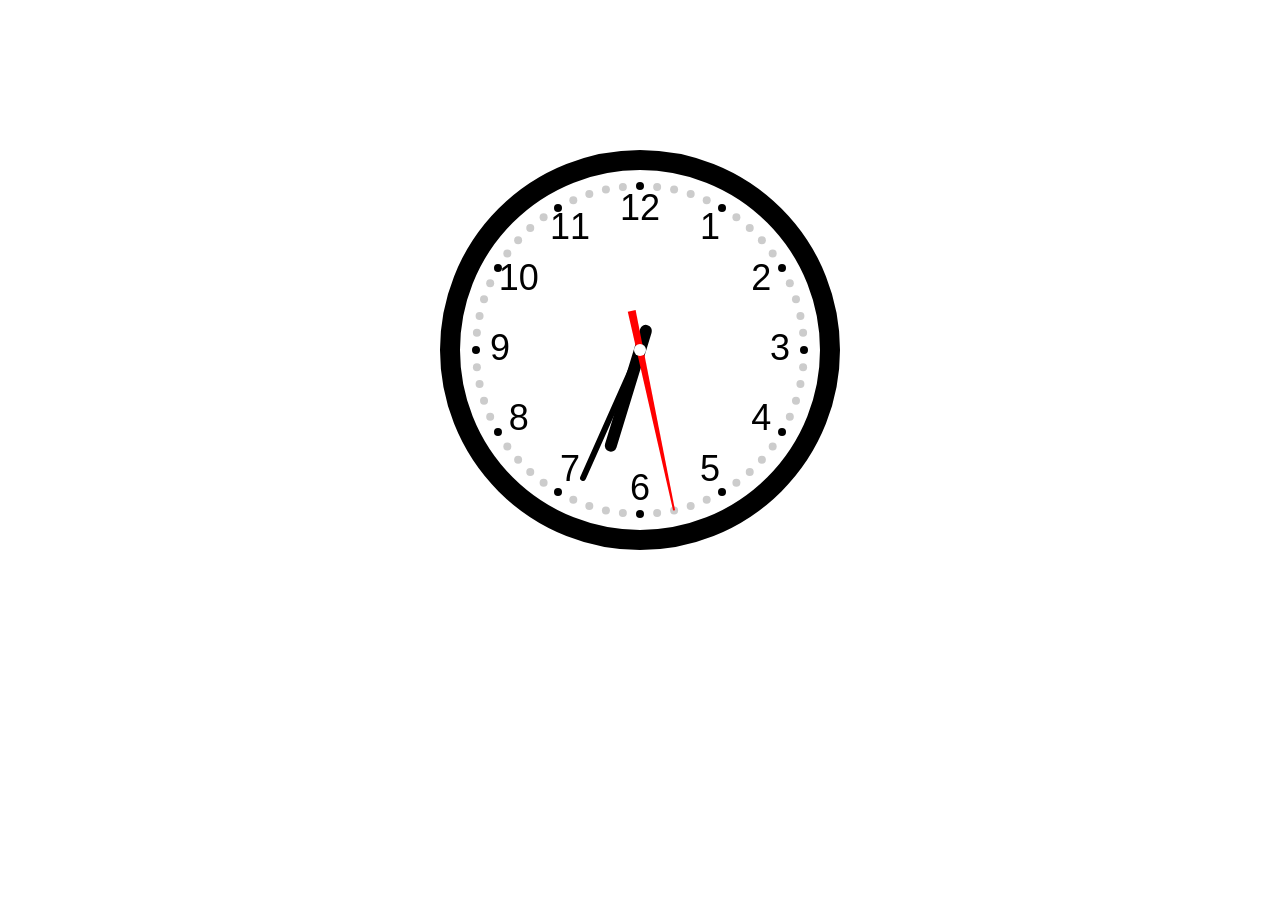
<file: src/main/resources/static/htmltest/canvas-svg相关/clock/index.html>
<!DOCTYPE html>
<html lang="en">

<head>
    <meta charset="UTF-8">
    <meta name="viewport" content="width=device-width, initial-scale=1.0">
    <meta http-equiv="X-UA-Compatible" content="ie=edge">
    <title>Document</title>

    <style>
        div {
            text-align: center;
            margin-top: 150px;
        }
    </style>
</head>

<body>
    <div>
        <canvas id="clock" height="400px" width="400px"></canvas>
    </div>

    <script>
        var dom = document.getElementById("clock");
        var ctx = dom.getContext("2d");
        var width = ctx.canvas.width;
        var height = ctx.canvas.height;
        var r = width / 2;
        var BL = width / 200;

        function drawBackGrounf() {
            ctx.save();//保存一下最开始时钟的环境
            ctx.translate(r, r);//矩形的中心点
            ctx.beginPath();
            ctx.lineWidth = 10 * BL;//线要 乘上 比例
            ctx.arc(0, 0, r - ctx.lineWidth / 2, 2 * Math.PI, false);//乘上比例
            ctx.stroke();

            var hourNumber = [3, 4, 5, 6, 7, 8, 9, 10, 11, 12, 1, 2];
            ctx.font = 18 * BL + 'px Arial';//字体也有乘比例 字符串拼接
            ctx.textAlign = 'center';
            ctx.textBaseline = 'middle';

            hourNumber.forEach(function (number, i) {
                var rad = 2 * Math.PI / 12 * i;
                var x = Math.cos(rad) * (r - 30 * BL);
                var y = Math.sin(rad) * (r - 30 * BL);
                ctx.fillText(number, x, y);
            });

            for (var i = 0; i < 60; i++) {
                var rad = 2 * Math.PI / 60 * i;
                var x = Math.cos(rad) * (r - 18 * BL);
                var y = Math.sin(rad) * (r - 18 * BL);
                ctx.beginPath();
                if (i % 5 == 0) {
                    ctx.fillStyle = '#000';
                    ctx.arc(x, y, 2 * BL, 0, 2 * Math.PI, false);
                } else {
                    ctx.fillStyle = '#ccc';
                    ctx.arc(x, y, 2 * BL, 0, 2 * Math.PI, false);
                }

                ctx.fill();
            }
        }

        function drawHour(hour, minute) {
            ctx.save(); //保存我们当前的环境
            ctx.beginPath();
            var rad = 2 * Math.PI / 12 * hour;//需要旋转的弧度；
            var mrad = 2 * Math.PI / 12 / 60 * minute;
            ctx.rotate(rad + mrad);//旋转
            ctx.lineWidth = 6 * BL;//定义指针的宽
            ctx.lineCap = 'round';//指针顶部为弧
            ctx.moveTo(0, 10 * BL);
            ctx.lineTo(0, -r / 2 );
            ctx.stroke();
            ctx.restore();//还原我们画小时之前的状态
        }

        function drawMinutes(minutes) {
            ctx.save();
            ctx.beginPath();
            var rad = 2 * Math.PI / 60 * minutes;//需要旋转的弧度；
            ctx.rotate(rad);//旋转
            ctx.lineWidth = 3 * BL;//定义指针的宽
            ctx.lineCap = 'round';//指针顶部为弧
            ctx.moveTo(0, 10 * BL);
            ctx.lineTo(0, -r + 30 * BL);
            ctx.stroke();
            ctx.restore();
        }

        function drawSecond(second) {
            ctx.save();
            ctx.beginPath();
            ctx.fillStyle = 'red';
            var rad = 2 * Math.PI / 60 * second;//需要旋转的弧度；
            ctx.rotate(rad);//旋转
            ctx.moveTo(-2 * BL, 20 * BL);//画出一个秒针 x轴-2 y轴20
            ctx.lineTo(2 * BL, 20 * BL);
            ctx.lineTo(1, -r + 18 * BL);
            ctx.lineTo(-1, -r + 18 * BL);
            ctx.fill();
            // ctx.stroke();
            ctx.restore();
        }

        function drawYd() {//画一个原点
            ctx.beginPath();
            ctx.fillStyle = '#fff';
            ctx.arc(0, 0, 3 * BL, 0, 2 * Math.PI, false);
            ctx.fill();
        }


        function draw() {
            ctx.clearRect(0, 0, width, height);//每秒清除一下cancas，然后再画出背景、小时、分针、秒针 给他还原

            var now = new Date();
            var hour = now.getHours();
            var minute = now.getMinutes();
            var second = now.getSeconds();
            drawBackGrounf();//画一个表盘
            drawHour(hour, minute);
            drawMinutes(minute);
            drawSecond(second);
            drawYd();//画一个原点
            ctx.restore();
        }
        draw();
        setInterval(function(){
            draw();
        }, 1000);


    </script>
</body>

</html>
</file>
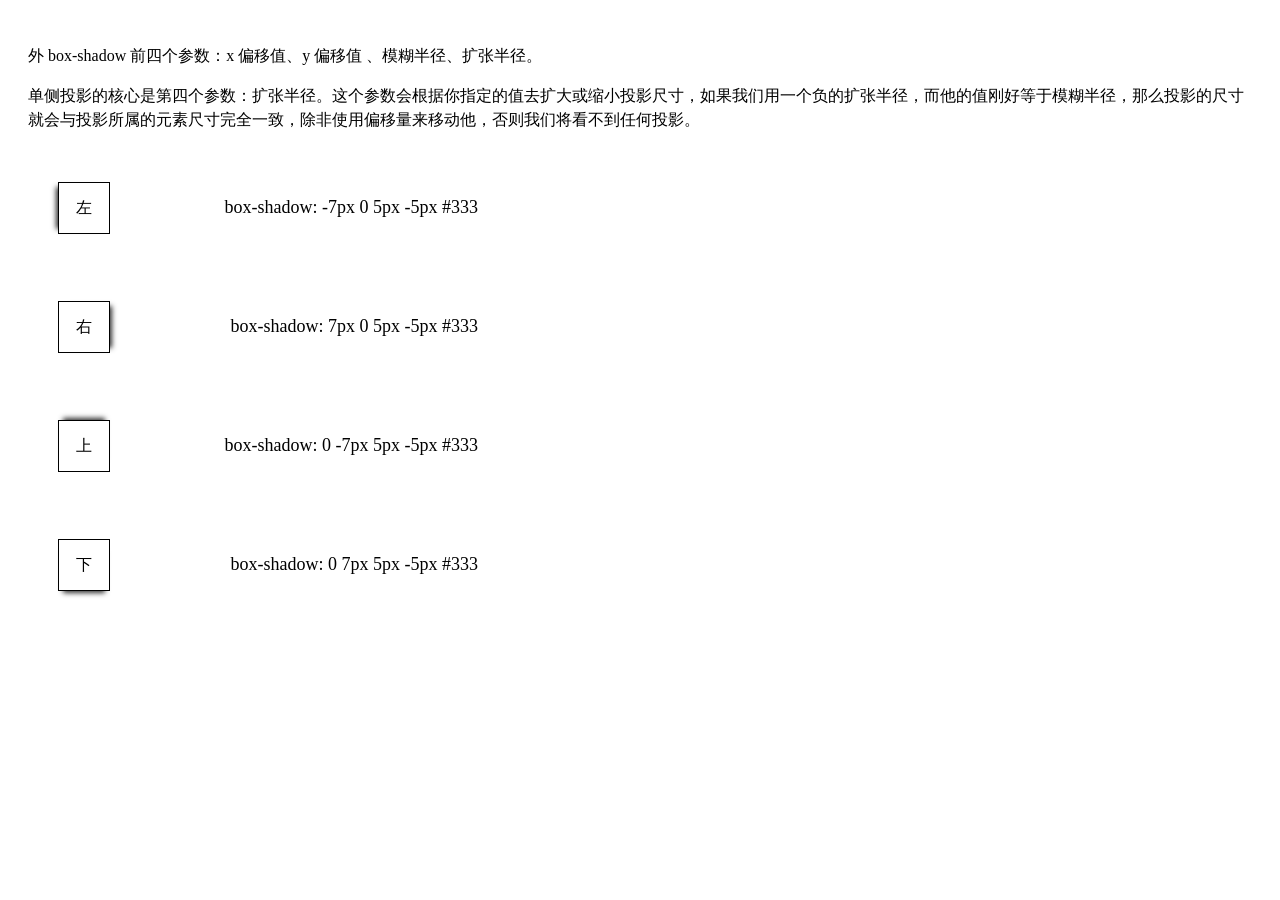
<file: src/main/resources/static/htmltest/CSS/shadow/index.html>
<!DOCTYPE html>
<html lang="en">

<head>
    <meta charset="UTF-8">
    <meta name="viewport" content="width=device-width, initial-scale=1.0">
    <meta http-equiv="X-UA-Compatible" content="ie=edge">
    <title>CSS3阴影</title>
    <style>
        body {
            padding: 20px;
            line-height: 24px;
        }

        .box {
            display: flex;
            justify-content: space-between;
            align-items: center;
            width: 450px;
        }

        .left,
        .right,
        .top,
        .bottom {
            margin: 30px;
            width: 50px;
            height: 50px;
            line-height: 50px;
            border: 1px solid #000;
            text-align: center;

        }

        .left {
            box-shadow: -7px 0 5px -5px #333;
        }

        .right {
            box-shadow: 7px 0 5px -5px #333;
        }

        .top {
            box-shadow: 0 -7px 5px -5px #333;
        }

        .bottom {
            box-shadow: 0 7px 5px -5px #333;
        }

        .text {
            line-height: 83px;
            font-size: 18px;
        }
    </style>
</head>

<body>
    <p>外 box-shadow 前四个参数：x 偏移值、y 偏移值 、模糊半径、扩张半径。</p>
    <p>单侧投影的核心是第四个参数：扩张半径。这个参数会根据你指定的值去扩大或缩小投影尺寸，如果我们用一个负的扩张半径，而他的值刚好等于模糊半径，那么投影的尺寸就会与投影所属的元素尺寸完全一致，除非使用偏移量来移动他，否则我们将看不到任何投影。
    </p>
    <div class="box">
        <div class='left'>左</div>
        <p class="text">box-shadow: -7px 0 5px -5px #333</p>
    </div>
    <div class="box">
        <div class='right'>右</div>
        <p class="text">box-shadow: 7px 0 5px -5px #333</p>
    </div>
    <div class="box">
        <div class='top'>上</div>
        <p class="text">box-shadow: 0 -7px 5px -5px #333</p>
    </div>
    <div class="box">
        <div class='bottom'>下</div>
        <p class="text">box-shadow: 0 7px 5px -5px #333</p>
    </div>
</body>

</html>
</file>
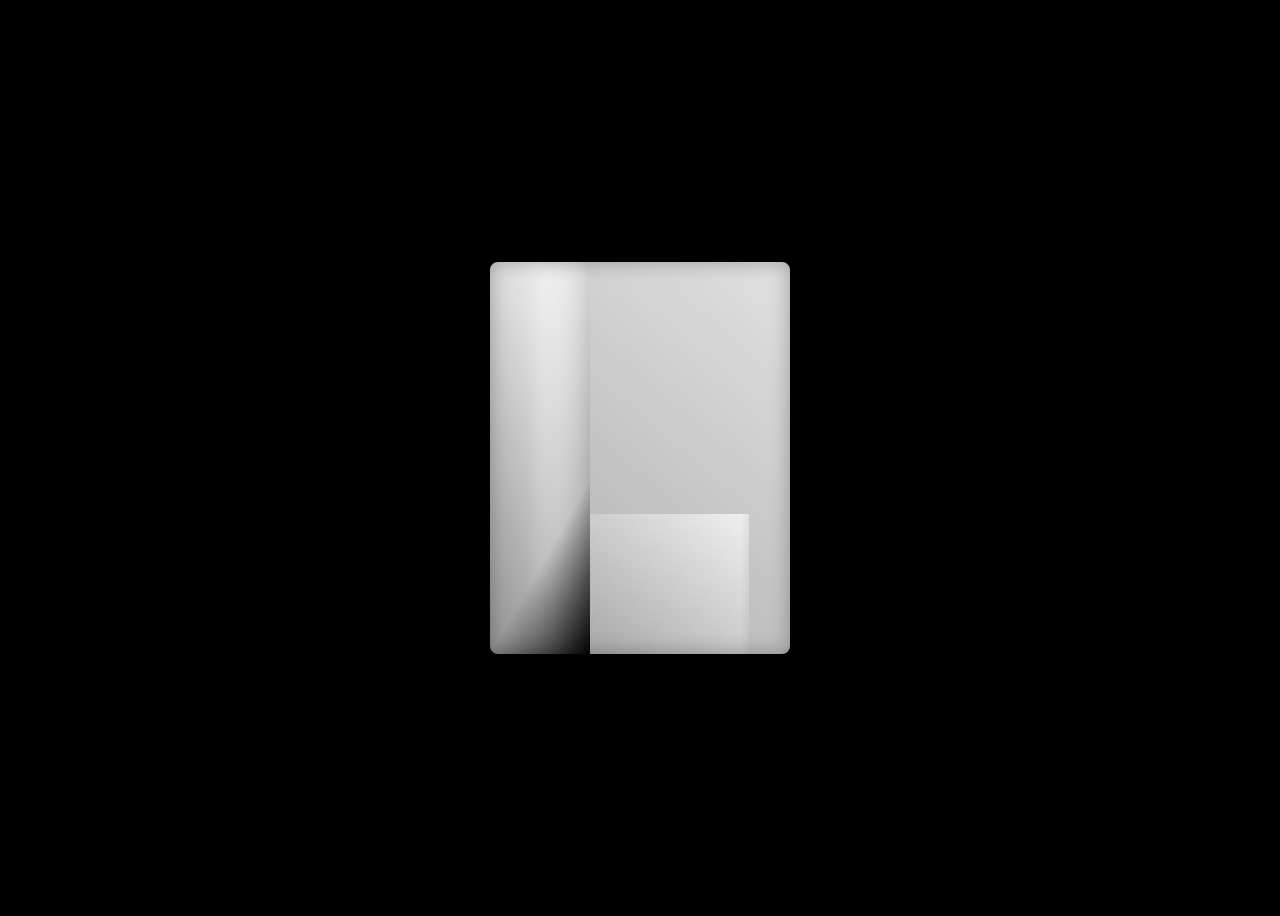
<file: src/main/resources/static/htmltest/CSS/stairs/index.html>
<!DOCTYPE html>
<html lang="en">

<head>
    <meta charset="UTF-8">
    <meta name="viewport" content="width=device-width, initial-scale=1.0">
    <meta http-equiv="X-UA-Compatible" content="ie=edge">
    <title>无尽的阶梯</title>
    <link rel="stylesheet" href="index.min.css">
</head>

<body>
    <div id="window">
        <div class="panel">
            <div class="panel_frame"></div>
            <div class="panel_back"></div>
        </div>
        <div class="pillar">
            <div class="ref"></div>
        </div>
        <div class="wall"></div>
        <div class="step">
            <div class="step_inner">
                <div class="step_top"></div>
                <div class="step_side"></div>
            </div>
        </div>
        <div class="step">
            <div class="step_inner">
                <div class="step_top"></div>
                <div class="step_side"></div>
            </div>
        </div>
        <div class="step">
            <div class="step_inner">
                <div class="step_top"></div>
                <div class="step_side"></div>
            </div>
        </div>
        <div class="step">
            <div class="step_inner">
                <div class="step_top"></div>
                <div class="step_side"></div>
            </div>
        </div>
        <div class="step">
            <div class="step_inner">
                <div class="step_top"></div>
                <div class="step_side"></div>
            </div>
        </div>
        <div class="step">
            <div class="step_inner">
                <div class="step_top"></div>
                <div class="step_side"></div>
            </div>
        </div>
        <div class="step">
            <div class="step_inner">
                <div class="step_top"></div>
                <div class="step_side"></div>
            </div>
        </div>
        <div class="step">
            <div class="step_inner">
                <div class="step_top"></div>
                <div class="step_side"></div>
            </div>
        </div>
        <div class="step">
            <div class="step_inner">
                <div class="step_top"></div>
                <div class="step_side"></div>
            </div>
        </div>
        <div class="step">
            <div class="step_inner">
                <div class="step_top"></div>
                <div class="step_side"></div>
            </div>
        </div>
        <div class="step">
            <div class="step_inner">
                <div class="step_top"></div>
                <div class="step_side"></div>
            </div>
        </div>
        <div class="step">
            <div class="step_inner">
                <div class="step_top"></div>
                <div class="step_side"></div>
            </div>
        </div>
        <div class="step">
            <div class="step_inner">
                <div class="step_top"></div>
                <div class="step_side"></div>
            </div>
        </div>
        <div class="step">
            <div class="step_inner">
                <div class="step_top"></div>
                <div class="step_side"></div>
            </div>
        </div>
        <div class="step">
            <div class="step_inner">
                <div class="step_top"></div>
                <div class="step_side"></div>
            </div>
        </div>
        <div class="step">
            <div class="step_inner">
                <div class="step_top"></div>
                <div class="step_side"></div>
            </div>
        </div>
        <div class="step">
            <div class="step_inner">
                <div class="step_top"></div>
                <div class="step_side"></div>
            </div>
        </div>
        <div class="step">
            <div class="step_inner">
                <div class="step_top"></div>
                <div class="step_side"></div>
            </div>
        </div>
        <div class="step">
            <div class="step_inner">
                <div class="step_top"></div>
                <div class="step_side"></div>
            </div>
        </div>
        <div class="step">
            <div class="step_inner">
                <div class="step_top"></div>
                <div class="step_side"></div>
            </div>
        </div>
    </div>
</body>

</html>
</file>
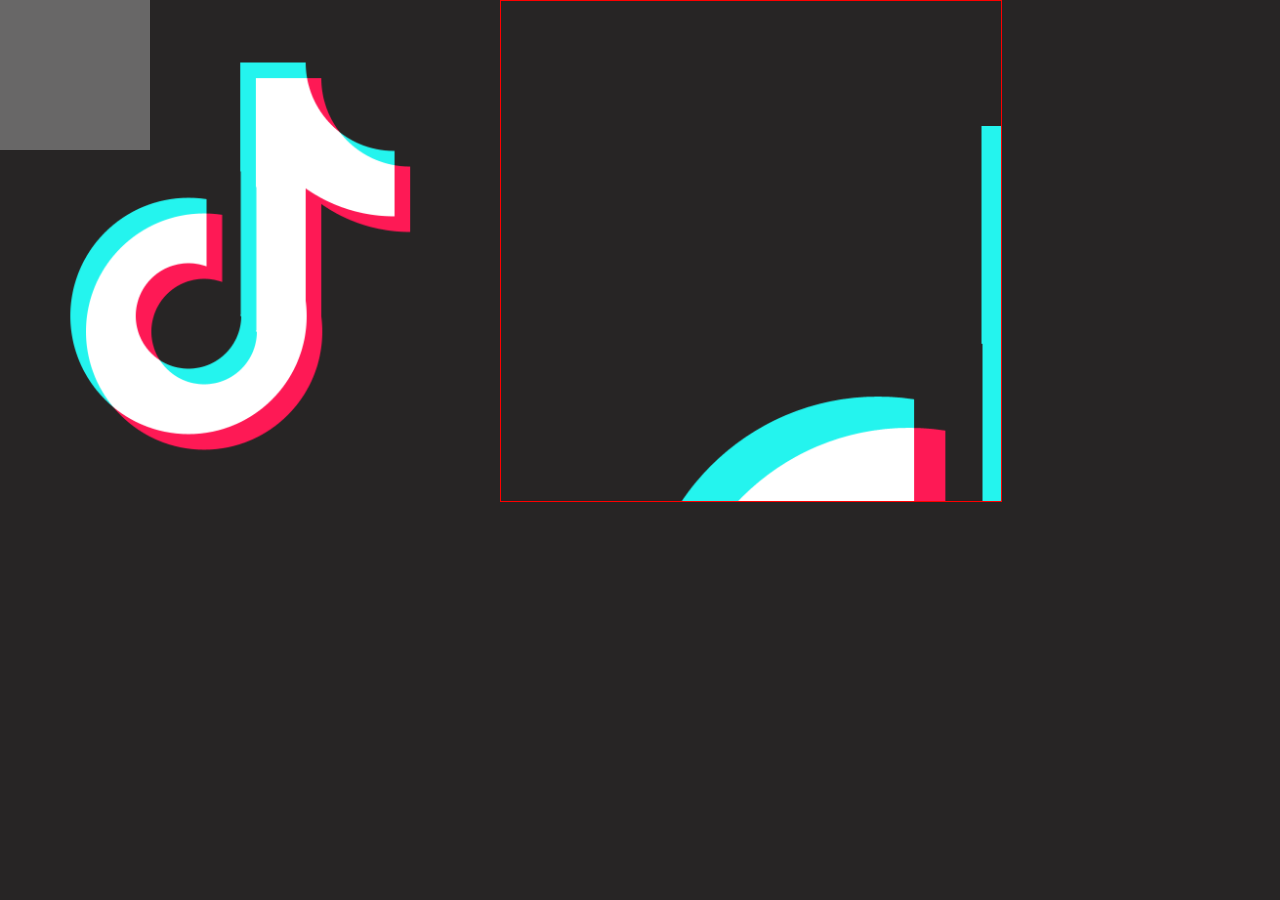
<file: src/main/resources/static/htmltest/effect/magnifier/index.html>
<!DOCTYPE html>
<html lang="en">
<head>
    <meta charset="UTF-8">
    <meta name="viewport" content="width=device-width, initial-scale=1.0">
    <meta http-equiv="X-UA-Compatible" content="ie=edge">
    <title>放大镜</title>
    <link rel="stylesheet" href="index.css">
</head>
<body>
    <div class="small-img">
        <img src="1.png" alt="">
        <div class="move-bar"></div>
    </div>
    <div class="big-img">
        <img src="1.png" alt="">
    </div>

<script>
    var oBigBox = document.getElementsByClassName("big-img")[0];
    var oBigImg = document.getElementsByClassName("big-img")[0].getElementsByTagName("img")[0];
    var oMove = document.getElementsByClassName("move-bar")[0];
    var oSmallImg = document.getElementsByClassName("small-img")[0];

    oSmallImg.onmousemove =function (e) {
        var thisX = e.clientX - 100;//坐标相对鼠标-100
        var thisY = e.clientY - 100;
        
        if(thisX <0){
            thisX = 0;
        }
        if(thisY<0){
            thisY = 0;
        }
        var maxLeft = oSmallImg.offsetWidth - oMove.offsetWidth;
        var maxTop = oSmallImg.offsetHeight - oMove.offsetHeight;
        if(thisX>maxLeft){
            thisX = maxLeft;
        }
        if(thisY>maxTop){
            thisY = maxTop;
        }
        oMove.style.left = thisX+"px";
        oMove.style.top = thisY+"px";
        oBigImg.style.left = -thisX*2+"px";
        oBigImg.style.top = -thisY*2+"px";
    }
</script>
    
</body>
</html>
</file>
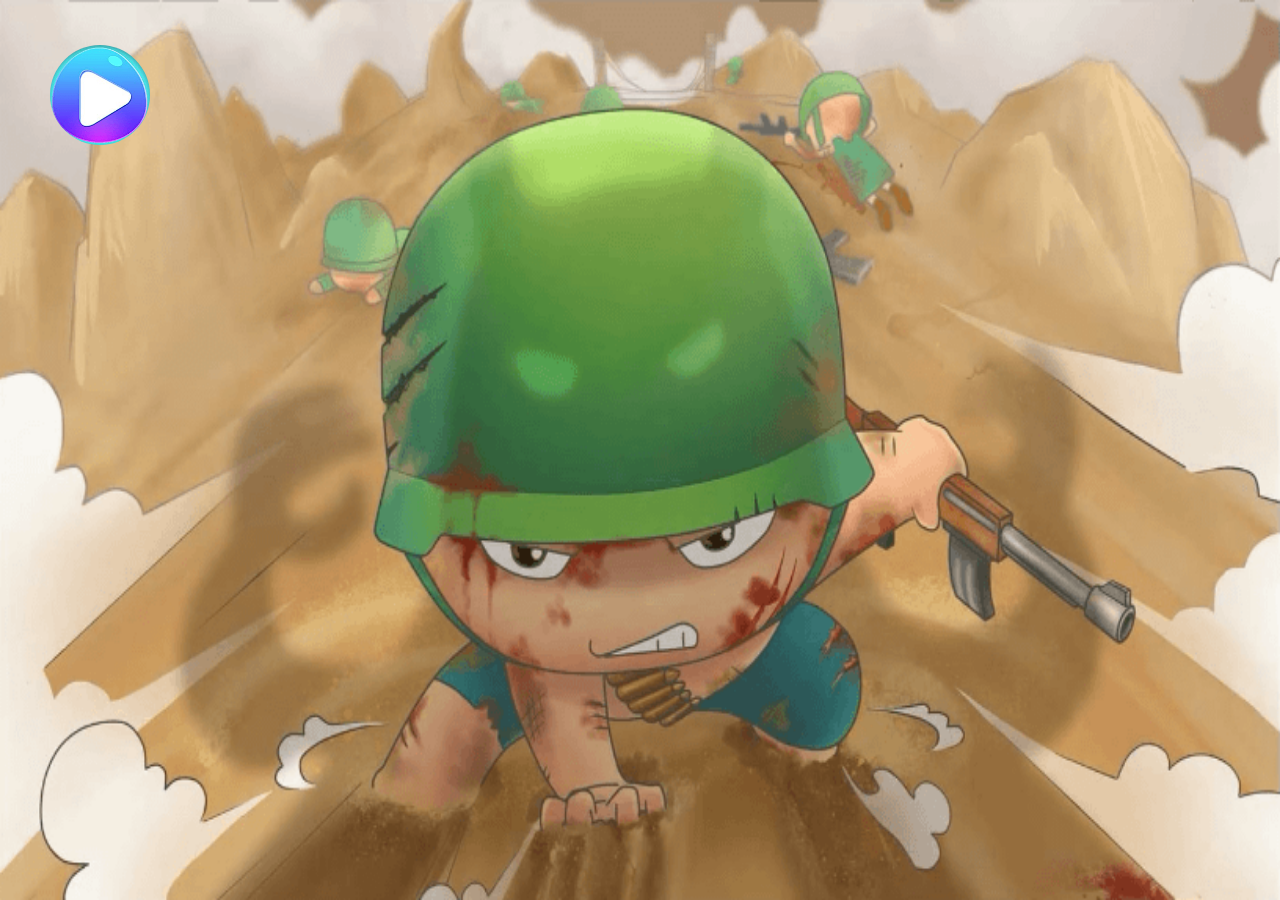
<file: src/main/resources/static/htmltest/JSGame/landmine/index.html>
<!DOCTYPE html>
<html lang="en">
<head>
    <meta charset="UTF-8">
    <meta name="viewport" content="width=device-width, initial-scale=1.0">
    <meta http-equiv="X-UA-Compatible" content="ie=edge">
    <title>原生扫雷</title>
    <link rel="stylesheet" href="demo.css">
</head>
<body>
    <div class="wrapper">
        <div class="btn" id="btn"></div>
        <div class="box" id="box"></div>
        <div class="flagBox" id="flagBox">
            当前剩余雷数：
            <span id="score">10</span>
        </div>
        <div class="alertBox" id="alertBox">
            <div class="alertImg" id="alertImg">
                <div class="close" id="close"></div>
            </div>
        </div>
    </div>




    <script src="demo.js"></script>
</body>
</html>
</file>
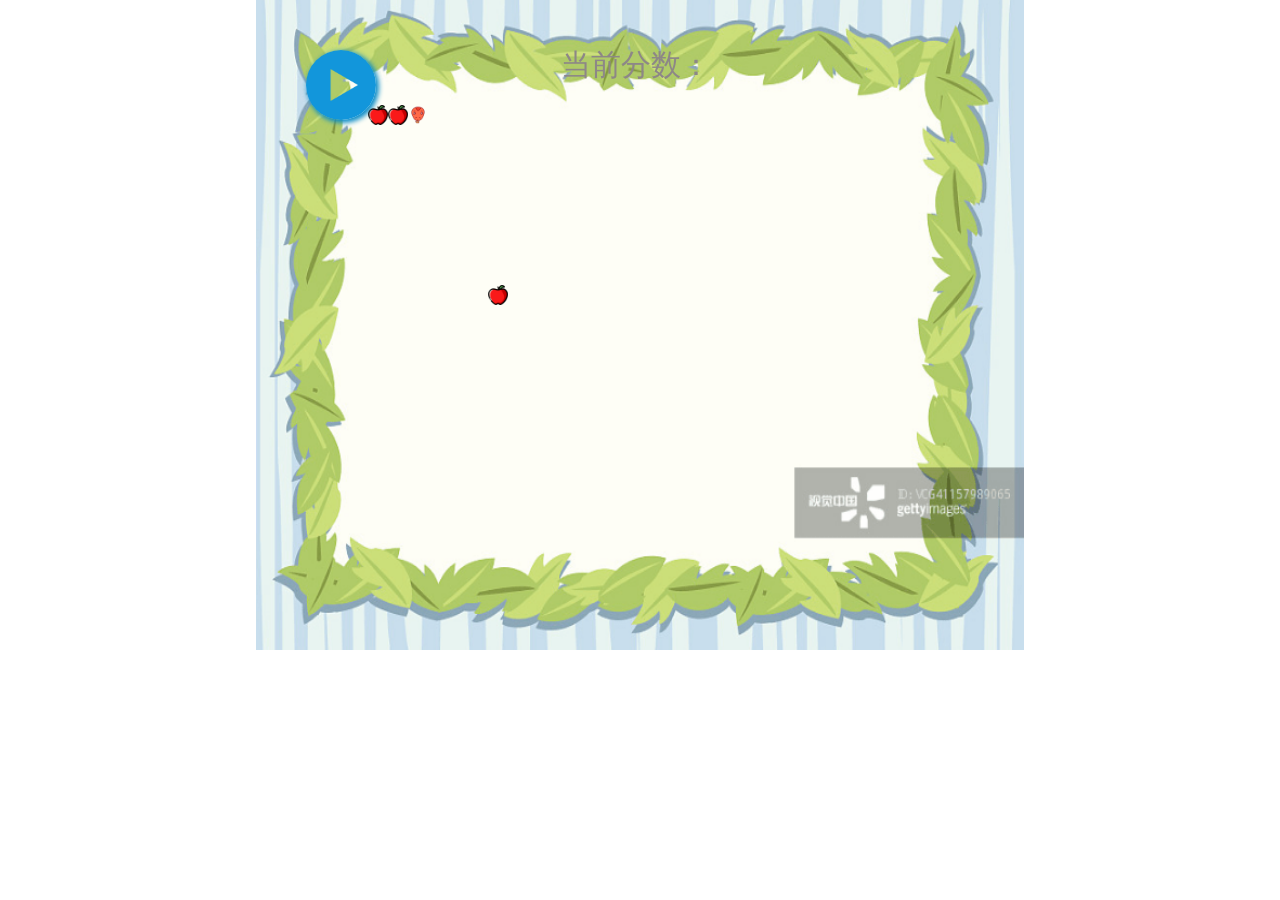
<file: src/main/resources/static/htmltest/JSGame/snake/index.html>
<!DOCTYPE html>
<html lang="en">
<head>
    <meta charset="UTF-8">
    <meta name="viewport" content="width=device-width, initial-scale=1.0">
    <meta http-equiv="X-UA-Compatible" content="ie=edge">
    <title>贪吃蛇</title>
    <link rel="stylesheet" href="demo.css">

</head>
<body>
    <div class="startPage" id="startPage">
        <div class="startBtn" id="startBtn">

        </div>
    </div> 
    <div class="wrapper">
        <div class="lift-side">
            <img src="img/start-b.png" id="startP">
        </div>
        <div class="main">
            <div class="header">
                <div class="score"> 
                    当前分数：
                    <span id="score">    </span>                        
                </div>
            <div>
            <div class="content" id="content">
                <!-- <img src="img/bk.jpg" alt=""> -->
            </div>    
        </div>
    </div>
    <div class="loser" id="lose">
        <div class="con" >
            <div class="close" id="close"> </div>

            <span class="loserScore" id="loserScore"></span>
            <br>
            <br>
            <span class="dangqiandefen">当前得分：</span>
        </div>
    </div>

<script src="demo.js">
</script>
</body>
</html>
</file>
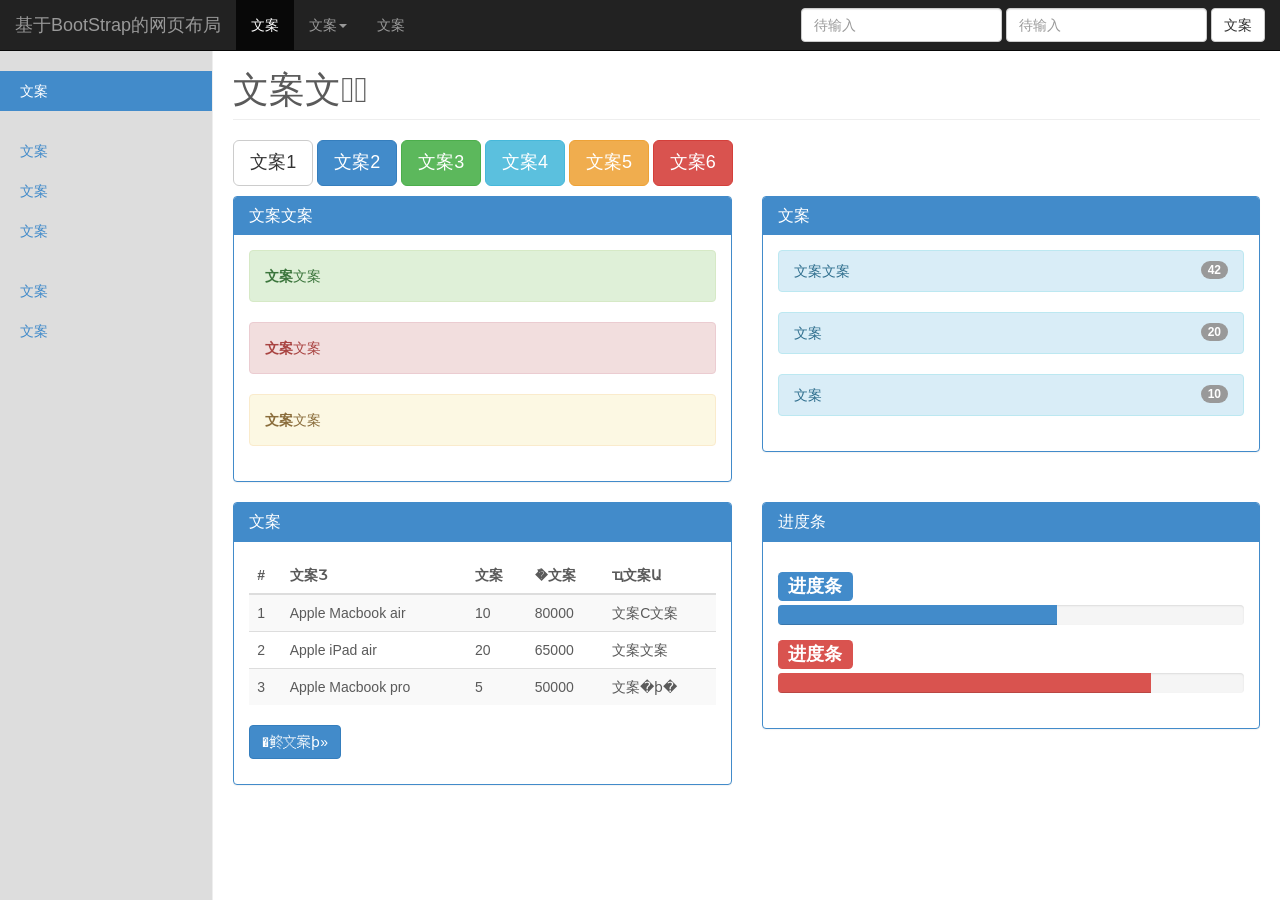
<file: src/main/resources/static/htmltest/静态官网/bootstrap/index.html>
<!DOCTYPE html
    PUBLIC "-//W3C//DTD XHTML 1.0 Transitional//EN" "http://www.w3.org/TR/xhtml1/DTD/xhtml1-transitional.dtd">
<html xmlns="http://www.w3.org/1999/xhtml">

<head>
    <meta http-equiv="Content-Type" content="text/html; charset=utf-8" />
    <meta http-equiv="X-UA-Compatible" content="IE=edge">
    <meta name="viewport" content="width=device-width, initial-scale=1">
    <title>基于BootStrap的网页</title>
    <link href="css/bootstrap.min.css" rel="stylesheet">

    <style>
        body {
            padding-top: 50px;
            padding-bottom: 40px;
            color: #5a5a5a;
        }

        .sidebar {
            position: fixed;
            top: 51px;
            bottom: 0;
            left: 0;
            z-index: 1000;
            display: block;
            padding: 20px;
            overflow-x: hidden;
            overflow-y: auto;
            background-color: #ddd;
            border-right: 1px solid #eee;
        }

        .nav-sidebar {
            margin-right: -21px;
            margin-bottom: 20px;
            margin-left: -20px;
        }

        .nav-sidebar>li>a {
            padding-right: 20px;
            padding-left: 20px;
        }

        .nav-sidebar>.active>a,
        .nav-sidebar>.active>a:hover,
        .nav-sidebar>.active>a:focus {
            color: #fff;
            background-color: #428bca;
        }

        .main {
            padding: 20px;
        }

        .main .page-header {
            margin-top: 0;
        }
    </style>

</head>

<body>
    <nav class="navbar navbar-default navbar-inverse navbar-fixed-top" role="navigation">
        <div class="container-fluid">
            <div class="navbar-header">
                <button type="button" class="navbar-toggle collapsed" data-toggle="collapse"
                    data-target="#bs-example-navbar-collapse-1">
                    <span class="sr-only">Toggle navigation</span>
                    <span class="icon-bar"></span>
                    <span class="icon-bar"></span>
                    <span class="icon-bar"></span>
                </button>
                <a class="navbar-brand" href="#">基于BootStrap的网页布局</a>
            </div>

            <div class="collapse navbar-collapse" id="bs-example-navbar-collapse-1">
                <ul class="nav navbar-nav">
                    <li class="active"><a href="#">文案</a></li>
                    <li class="dropdown">
                        <a href="#" class="dropdown-toggle" data-toggle="dropdown">文案<span class="caret"></span></a>
                        <ul class="dropdown-menu" role="menu">
                            <li class="dropdown-header">ҵ文案</li>
                            <li><a href="#">文案</a></li>
                            <li><a href="#">文案</a></li>
                            <li><a href="#">文案</a></li>
                            <li class="divider"></li>
                            <li class="dropdown-header">ϵͳ文案</li>
                            <li><a href="#">文案</a></li>
                        </ul>
                    </li>
                    <li><a href="#">文案</a></li>
                </ul>
                <form class="navbar-form navbar-right" role="search">
                    <div class="form-group">
                        <input type="text" class="form-control" placeholder="待输入">
                        <input type="text" class="form-control" placeholder="待输入">
                    </div>
                    <button type="submit" class="btn btn-default">文案</button>
                </form>
            </div>
        </div>
    </nav>
    <div class="container-fluid">
        <div class="row">
            <div class="col-sm-3 col-md-2 sidebar">
                <ul class="nav nav-sidebar">
                    <li class="active"><a href="#">文案</a></li>
                </ul>
                <ul class="nav nav-sidebar">
                    <li><a href="#">文案</a></li>
                    <li><a href="#">文案</a></li>
                    <li><a href="#">文案</a></li>
                </ul>
                <ul class="nav nav-sidebar">
                    <li><a href="#">文案</a></li>
                    <li><a href="#">文案</a></li>
                </ul>
            </div>
            <div class="col-sm-9 col-sm-offset-3 col-md-10 col-md-offset-2 main">
                <h1 class="page-header">文案文案̨</h1>

                <p>
                    <button type="button" class="btn btn-lg btn-default">文案1</button>
                    <button type="button" class="btn btn-lg btn-primary">文案2</button>
                    <button type="button" class="btn btn-lg btn-success">文案3</button>
                    <button type="button" class="btn btn-lg btn-info">文案4</button>
                    <button type="button" class="btn btn-lg btn-warning">文案5</button>
                    <button type="button" class="btn btn-lg btn-danger">文案6</button>
                </p>
                <div class="row">
                    <div class="col-md-6">
                        <div class="panel panel-primary">
                            <div class="panel-heading">
                                <h3 class="panel-title">文案文案</h3>
                            </div>
                            <div class="panel-body">
                                <div class="alert alert-success" role="alert">
                                    <strong>文案</strong>文案
                                </div>
                                <div class="alert alert-danger" role="alert">
                                    <strong>文案</strong>文案
                                </div>
                                <div class="alert alert-warning" role="alert">
                                    <strong>文案</strong>文案
                                </div>
                            </div>
                        </div>
                    </div>
                    <div class="col-md-6">

                        <div class="panel panel-primary">
                            <div class="panel-heading">
                                <h3 class="panel-title">文案</h3>
                            </div>
                            <div class="panel-body">
                                <ul class="nav nav-pills nav-stacked" role="tablist">
                                    <li role="presentation">
                                        <a href="#" class="alert alert-info">
                                            <span class="badge pull-right">42</span>
                                            文案文案
                                        </a>
                                    </li>
                                    <li role="presentation">
                                        <a href="#" class="alert alert-info">
                                            <span class="badge pull-right">20</span>
                                            文案
                                        </a>
                                    </li>
                                    <li role="presentation">
                                        <a href="#" class="alert alert-info">
                                            <span class="badge pull-right">10</span>
                                            文案
                                        </a>
                                    </li>
                                </ul>
                            </div>
                        </div>
                    </div>
                </div>
                <div class="row">
                    <div class="col-md-6">
                        <div class="panel panel-primary">
                            <div class="panel-heading">
                                <h3 class="panel-title">文案</h3>
                            </div>
                            <div class="panel-body">
                                <table class="table table-striped">
                                    <thead>
                                        <tr>
                                            <th>#</th>
                                            <th>文案Ʒ</th>
                                            <th>文案</th>
                                            <th>�ܽ文案</th>
                                            <th>ҵ文案Ա</th>
                                        </tr>
                                    </thead>
                                    <tbody>
                                        <tr>
                                            <td>1</td>
                                            <td>Apple Macbook air</td>
                                            <td>10</td>
                                            <td>80000</td>
                                            <td>文案С文案</td>
                                        </tr>
                                        <tr>
                                            <td>2</td>
                                            <td>Apple iPad air</td>
                                            <td>20</td>
                                            <td>65000</td>
                                            <td>文案文案</td>
                                        </tr>
                                        <tr>
                                            <td>3</td>
                                            <td>Apple Macbook pro</td>
                                            <td>5</td>
                                            <td>50000</td>
                                            <td>文案�ϸ�</td>
                                        </tr>
                                    </tbody>
                                </table>
                                <p><a class="btn btn-primary" href="#" role="button">�鿴文案ϸ&raquo;</a></p>
                            </div>
                        </div>
                    </div>
                    <div class="col-md-6">
                        <div class="panel panel-primary">
                            <div class="panel-heading">
                                <h3 class="panel-title">进度条</h3>
                            </div>
                            <div class="panel-body">
                                <h3><span class="label label-primary">进度条</span></h3>
                                <div class="progress">
                                    <div class="progress-bar progress-bar-striped" role="progressbar" aria-valuenow="80"
                                        aria-valuemin="0" aria-valuemax="100" style="width: 60%"><span
                                            class="sr-only">80% Complete</span>
                                    </div>
                                </div>
                                <h3><span class="label label-danger">进度条</span></h3>
                                <div class="progress">
                                    <div class="progress-bar progress-bar-danger" role="progressbar" aria-valuenow="30"
                                        aria-valuemin="0" aria-valuemax="100" style="width: 80%"><span
                                            class="sr-only">30% Complete
                                            (danger)</span>
                                    </div>
                                </div>
                            </div>
                        </div>
                    </div>
                </div>
            </div>
        </div>
    </div>
    <script src="js/jquery-1.11.1.min.js"></script>
    <script src="js/bootstrap.min.js"></script>
</body>

</html>
</file>
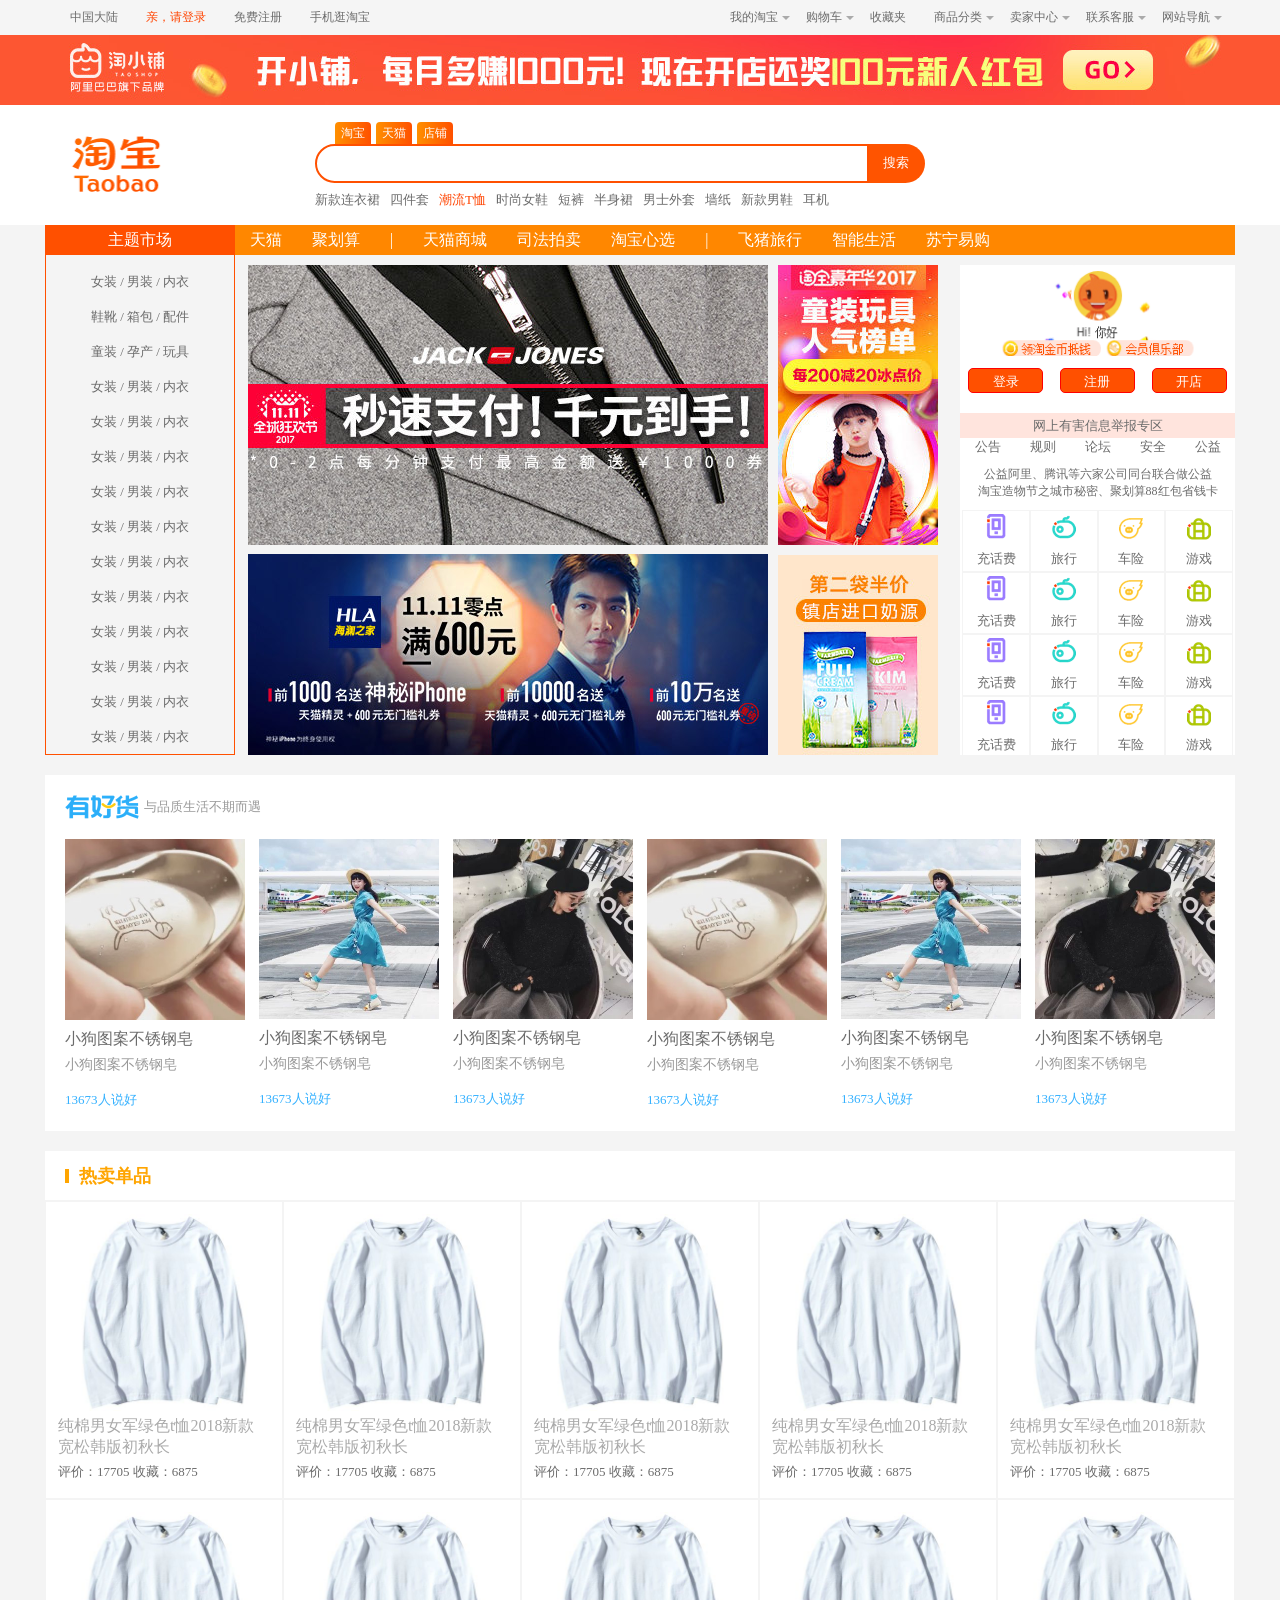
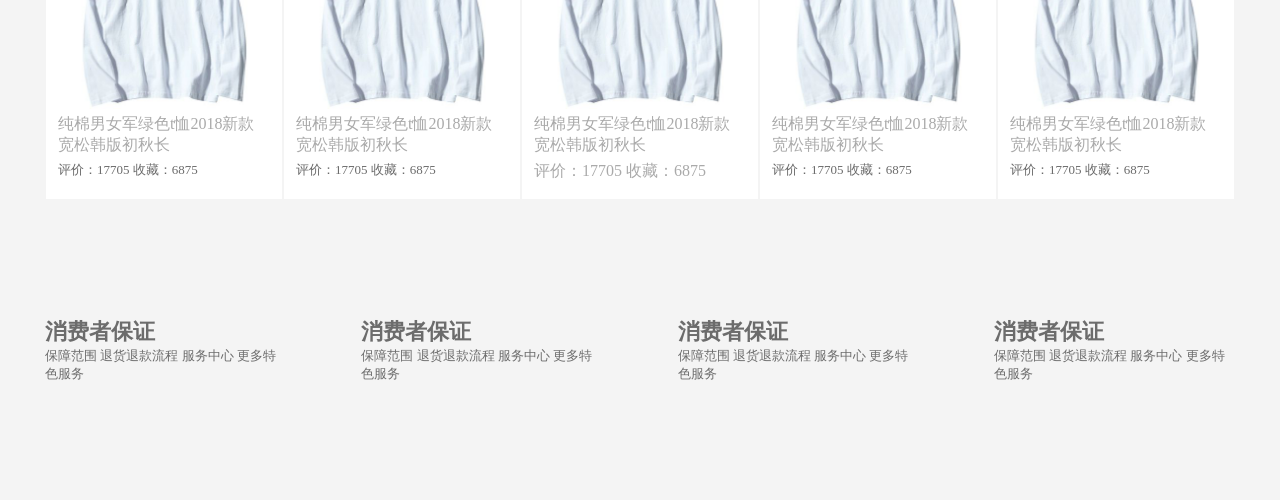
<file: src/main/resources/static/htmltest/静态官网/淘宝首屏/index.html>
<!DOCTYPE html>
<html lang="en">

<head>
    <meta charset="UTF-8">
    <meta name="viewport" content="width=device-width, initial-scale=1.0">
    <meta http-equiv="X-UA-Compatible" content="ie=edge">
    <title>淘宝网-淘！我喜欢</title>
    <link rel="stylesheet" href="./css/index.css">
</head>

<body>
    <div class="web-shop">

        <!-- 头部导航条 -->
        <div class="header">
            <div class="container">
                <ul class="nav">
                    <li>
                        <a href="javascript:;">中国大陆</a>
                    </li>
                    <li class="orange">
                        <a href="javascript:;">亲，请登录</a>
                    </li>
                    <li>
                        <a href="javascript:;">免费注册</a>
                    </li>
                    <li>
                        <a href="javascript:;">手机逛淘宝</a>
                    </li>
                </ul>
                <ul class="nav">
                    <li>
                        <a href="javascript:;" class="arrow">我的淘宝</a>
                    </li>
                    <li>
                        <a href="javascript:;" class="arrow">购物车</a>
                    </li>
                    <li>
                        <span class="start" class="arrow"></span>
                        <a href="javascript:;">收藏夹</a>
                    </li>
                    <li>
                        <a href="javascript:;" class="arrow">商品分类</a>
                    </li>
                    <li>
                        <a href="javascript:;" class="arrow">卖家中心</a>
                    </li>
                    <li>
                        <a href="javascript:;" class="arrow">联系客服</a>
                    </li>
                    <li>
                        <a href="javascript:;" class="arrow">网站导航</a>
                    </li>
                </ul>
            </div>
        </div>
        <!-- 广告 -->
        <div id="J_banner" class="banner">
            <img src="./img/banner.jpg" alt="">
        </div>
        <!-- 搜索框 -->
        <div id="J_search">
            <div class="search">
                <a class="search-l" href="https://www.taobao.com/" target="_blank">
                    <img src="./img/logo.png" alt="" width="142px" height="59px">
                </a>
                <div class="search-m">
                    <ul class="search-m-tab">
                        <a href="javascript:;" class="choose1">淘宝</a>
                        <a href="javascript:;">天猫</a>
                        <a href="javascript:;">店铺</a>
                    </ul>
                    <div class="search-m-input">
                        <input class="box1" type="text" name="search">
                        <button class="btn" type="submit">搜索</button>
                    </div>

                    <div class="search-m-choose">
                        <a href="javascript:;">新款连衣裙</a>
                        <a href="javascript:;">四件套</a>
                        <a href="javascript:;" class="tx">潮流T恤</a>
                        <a href="javascript:;">时尚女鞋</a>
                        <a href="javascript:;">短裤</a>
                        <a href="javascript:;">半身裙</a>
                        <a href="javascript:;">男士外套</a>
                        <a href="javascript:;">墙纸</a>
                        <a href="javascript:;">新款男鞋</a>
                        <a href="javascript:;">耳机</a>
                    </div>
                </div>
            </div>
        </div>
        <div class="body-1">
            <!-- 导航栏 -->
            <ul class="nav">
                <li class="left-nav">主题市场</li>
                <li class="li">天猫</li>
                <li class="li">聚划算</li>
                <li class="li">|</li>
                <li class="li">天猫商城</li>
                <li class="li">司法拍卖</li>
                <li class="li">淘宝心选</li>
                <li class="li">|</li>
                <li class="li">飞猪旅行</li>
                <li class="li">智能生活</li>
                <li class="li">苏宁易购</li>
            </ul>
            <!-- 内容区域 -->
            <div class="shop" id="">
                <!-- 左侧功能条 -->
                <ul class="left-items" id="left-items">
                    <li class="left-items-li">
                        <a href="javascript:;">女装</a> /
                        <a href="javascript:;">男装</a> /
                        <a href="javascript:;">内衣</a>
                    </li>
                    <li class="left-items-li">
                        <a href="javascript:;">鞋靴</a> /
                        <a href="javascript:;">箱包</a> /
                        <a href="javascript:;">配件</a>

                    </li>
                    <li class="left-items-li">
                        <a href="javascript:;">童装</a> /
                        <a href="javascript:;">孕产</a> /
                        <a href="javascript:;">玩具</a>

                    </li>
                    <li class="left-items-li">
                        <a href="javascript:;">女装</a> /
                        <a href="javascript:;">男装</a> /
                        <a href="javascript:;">内衣</a>

                    </li>
                    <li class="left-items-li">
                        <a href="javascript:;">女装</a> /
                        <a href="javascript:;">男装</a> /
                        <a href="javascript:;">内衣</a>

                    </li>
                    <li class="left-items-li">
                        <a href="javascript:;">女装</a> /
                        <a href="javascript:;">男装</a> /
                        <a href="javascript:;">内衣</a>

                    </li>
                    <li class="left-items-li">
                        <a href="javascript:;">女装</a> /
                        <a href="javascript:;">男装</a> /
                        <a href="javascript:;">内衣</a>

                    </li>
                    <li class="left-items-li">
                        <a href="javascript:;">女装</a> /
                        <a href="javascript:;">男装</a> /
                        <a href="javascript:;">内衣</a>

                    </li>
                    <li class="left-items-li">
                        <a href="javascript:;">女装</a> /
                        <a href="javascript:;">男装</a> /
                        <a href="javascript:;">内衣</a>

                    </li>
                    <li class="left-items-li">
                        <a href="javascript:;">女装</a> /
                        <a href="javascript:;">男装</a> /
                        <a href="javascript:;">内衣</a>

                    </li>
                    <li class="left-items-li">
                        <a href="javascript:;">女装</a> /
                        <a href="javascript:;">男装</a> /
                        <a href="javascript:;">内衣</a>

                    </li>
                    <li class="left-items-li">
                        <a href="javascript:;">女装</a> /
                        <a href="javascript:;">男装</a> /
                        <a href="javascript:;">内衣</a>

                    </li>
                    <li class="left-items-li">
                        <a href="javascript:;">女装</a> /
                        <a href="javascript:;">男装</a> /
                        <a href="javascript:;">内衣</a>

                    </li>
                    <li class="left-items-li">
                        <a href="javascript:;">女装</a> /
                        <a href="javascript:;">男装</a> /
                        <a href="javascript:;">内衣</a>

                    </li>
                    <div class="left-items-content" id="left-items-content">

                    </div>
                </ul>
                <!-- 图片展示区 -->
                <div class="img-box">
                    <div>
                        <img src="./img/tu1.jpg" alt="">
                        <img src="./img/tu2.jpg" alt="">
                    </div>
                    <div>
                        <img src="./img/tu3.jpg" alt="">
                        <img src="./img/tu4.jpg" alt="">
                    </div>
                </div>
                <!--信息展示区-->
                <div class="tu-right">
                    <div class="right-icon">
                        <img src="./img/hi.png" alt="">
                    </div>
                    <div class="right-btn">
                        <a href="javascript:;">登录</a>
                        <a href="javascript:;">注册</a>
                        <a href="javascript:;">开店</a>
                    </div>
                    <div class="right-warn">网上有害信息举报专区</div>
                    <div class="right-info">
                        <ul class="info-top">
                            <li><a href="javascript:;">公告</a></li>
                            <li><a href="javascript:;">规则</a></li>
                            <li><a href="javascript:;">论坛</a></li>
                            <li><a href="javascript:;">安全</a></li>
                            <li><a href="javascript:;">公益</a></li>
                        </ul>
                        <ul class="info-bottom">
                            <li>公益阿里、腾讯等六家公司同台联合做公益</li>
                            <li>淘宝造物节之城市秘密、聚划算88红包省钱卡</li>
                        </ul>
                    </div>
                    <ul class="right-rechage">
                        <li><a class="icon icon-1" href="javascript:;"></a>
                            <p>充话费</p>
                        </li>
                        <li><a class="icon icon-2" href="javascript:;"></a>
                            <p>旅行</p>
                        </li>
                        <li><a class="icon icon-3" href="javascript:;"></a>
                            <p>车险</p>
                        </li>
                        <li><a class="icon icon-4" href="javascript:;"></a>
                            <p>游戏</p>
                        </li>
                        <li><a href="javascript:;" class="icon icon-1"></a>
                            <p>充话费</p>
                        </li>
                        <li><a href="javascript:;" class="icon icon-2"></a>
                            <p>旅行</p>
                        </li>
                        <li><a href="javascript:;" class="icon icon-3"></a>
                            <p>车险</p>
                        </li>
                        <li><a href="javascript:;" class="icon icon-4"></a>
                            <p>游戏</p>
                        </li>
                        <li><a href="javascript:;" class="icon icon-1"></a>
                            <p>充话费</p>
                        </li>
                        <li><a href="javascript:;" class="icon icon-2"></a>
                            <p>旅行</p>
                        </li>
                        <li><a href="javascript:;" class="icon icon-3"></a>
                            <p>车险</p>
                        </li>
                        <li><a href="javascript:;" class="icon icon-4"></a>
                            <p>游戏</p>
                        </li>
                        <li><a href="javascript:;" class="icon icon-1"></a>
                            <p>充话费</p>
                        </li>
                        <li><a href="javascript:;" class="icon icon-2"></a>
                            <p>旅行</p>
                        </li>
                        <li><a href="javascript:;" class="icon icon-3"></a>
                            <p>车险</p>
                        </li>
                        <li><a href="javascript:;" class="icon icon-4"></a>
                            <p>游戏</p>
                        </li>
                    </ul>
                </div>
            </div>
        </div>

        <div class="commodity-1">
            <div class="title">
                <img src="./img/title.png" alt="">
                <p>与品质生活不期而遇</p>
            </div>
            <div class="content">
                <div class="item">
                    <img src="./img/body-2-baby-1.png" alt="">
                    <p class="p1">小狗图案不锈钢皂</p>
                    <p class="p2">小狗图案不锈钢皂</p>
                    <p class="p3">13673人说好</p>
                </div>
                <div class="item">
                    <img src="./img/body-2-baby-2.png" alt="">
                    <p class="p1">小狗图案不锈钢皂</p>
                    <p class="p2">小狗图案不锈钢皂</p>
                    <p class="p3">13673人说好</p>
                </div>
                <div class="item">
                    <img src="./img/body-2-baby-3.png" alt="">
                    <p class="p1">小狗图案不锈钢皂</p>
                    <p class="p2">小狗图案不锈钢皂</p>
                    <p class="p3">13673人说好</p>
                </div>
                <div class="item">
                    <img src="./img/body-2-baby-1.png" alt="">
                    <p class="p1">小狗图案不锈钢皂</p>
                    <p class="p2">小狗图案不锈钢皂</p>
                    <p class="p3">13673人说好</p>
                </div>
                <div class="item">
                    <img src="./img/body-2-baby-2.png" alt="">
                    <p class="p1">小狗图案不锈钢皂</p>
                    <p class="p2">小狗图案不锈钢皂</p>
                    <p class="p3">13673人说好</p>
                </div>
                <div class="item">
                    <img src="./img/body-2-baby-3.png" alt="">
                    <p class="p1">小狗图案不锈钢皂</p>
                    <p class="p2">小狗图案不锈钢皂</p>
                    <p class="p3">13673人说好</p>
                </div>
            </div>
        </div>

        <div class="body-3">
            <h1 class="title-h1">
                <div class="icon"></div>热卖单品
            </h1>
            <div class="content">
                <div class="item">
                    <img src="./img/body-3-1.png" alt="">
                    <p class="desc-1">纯棉男女军绿色t恤2018新款宽松韩版初秋长</p>
                    <p class="desc-2">评价：17705 收藏：6875</p>
                    <p></p>
                </div>
                <div class="item">
                    <img src="./img/body-3-1.png" alt="">
                    <p class="desc-1">纯棉男女军绿色t恤2018新款宽松韩版初秋长</p>
                    <p class="desc-2">评价：17705 收藏：6875</p>
                    <p></p>
                </div>
                <div class="item">
                    <img src="./img/body-3-1.png" alt="">
                    <p class="desc-1">纯棉男女军绿色t恤2018新款宽松韩版初秋长</p>
                    <p class="desc-2">评价：17705 收藏：6875</p>
                    <p></p>
                </div>
                <div class="item">
                    <img src="./img/body-3-1.png" alt="">
                    <p class="desc-1">纯棉男女军绿色t恤2018新款宽松韩版初秋长</p>
                    <p class="desc-2">评价：17705 收藏：6875</p>
                    <p></p>
                </div>
                <div class="item">
                    <img src="./img/body-3-1.png" alt="">
                    <p class="desc-1">纯棉男女军绿色t恤2018新款宽松韩版初秋长</p>
                    <p class="desc-2">评价：17705 收藏：6875</p>
                    <p></p>
                </div>
                <div class="item">
                    <img src="./img/body-3-1.png" alt="">
                    <p class="desc-1">纯棉男女军绿色t恤2018新款宽松韩版初秋长</p>
                    <p class="desc-2">评价：17705 收藏：6875</p>
                    <p></p>
                </div>
                <div class="item">
                    <img src="./img/body-3-1.png" alt="">
                    <p class="desc-1">纯棉男女军绿色t恤2018新款宽松韩版初秋长</p>
                    <p class="desc-2">评价：17705 收藏：6875</p>
                    <p></p>
                </div>
                <div class="item">
                    <img src="./img/body-3-1.png" alt="">
                    <p class="desc-1">纯棉男女军绿色t恤2018新款宽松韩版初秋长</p>
                    <p class="desc-1">评价：17705 收藏：6875</p>
                    <p></p>
                </div>
                <div class="item">
                    <img src="./img/body-3-1.png" alt="">
                    <p class="desc-1">纯棉男女军绿色t恤2018新款宽松韩版初秋长</p>
                    <p class="desc-2">评价：17705 收藏：6875</p>
                    <p></p>
                </div>
                <div class="item">
                    <img src="./img/body-3-1.png" alt="">
                    <p class="desc-1">纯棉男女军绿色t恤2018新款宽松韩版初秋长</p>
                    <p class="desc-2">评价：17705 收藏：6875</p>
                    <p></p>
                </div>
            </div>
        </div>

        <div class="footer">
            <div class="item">
                <h2 class="title">消费者保证</h2>
                <div>
                    <span>保障范围</span>
                    <span>退货退款流程</span>
                    <span>服务中心</span>
                    <span>更多特色服务</span>
                </div>
            </div>
            <div class="item">
                <h2 class="title">消费者保证</h2>
                <div>
                    <span>保障范围</span>
                    <span>退货退款流程</span>
                    <span>服务中心</span>
                    <span>更多特色服务</span>
                </div>
            </div>
            <div class="item">
                <h2 class="title">消费者保证</h2>
                <div>
                    <span>保障范围</span>
                    <span>退货退款流程</span>
                    <span>服务中心</span>
                    <span>更多特色服务</span>
                </div>
            </div>
            <div class="item">
                <h2 class="title">消费者保证</h2>
                <div>
                    <span>保障范围</span>
                    <span>退货退款流程</span>
                    <span>服务中心</span>
                    <span>更多特色服务</span>
                </div>
            </div>
        </div>
    </div>


    <script src="./js/index.js"></script>
</body>

</html>
</file>
<file: src/main/resources/static/htmltest/effect/magnifier/index.css>
*{
    padding: 0;
    margin: 0;
  }
  div{
    float: left;
  }
  body{
    background-color: rgb(39, 37, 37);
  }
  img{
    display: block;
  }
  .small-img{
    position: relative;
  }
  .small-img img{
    width: 500px;
    height: 500px;
  }
  .big-img{
    width: 500px;
    height: 500px;
    position: relative;
    overflow: hidden;
    border: 1px solid red
  }
  .big-img img{
    position: absolute;
    width: 1000px;
    height: 1000px;
  }
  .move-bar{
    width: 150px;
    height: 150px;
    position: absolute;
    top:0;
    left: 0;
    background-color: rgba(255,255,255,0.3);
  }
</file>
<file: src/main/resources/static/htmltest/JSGame/landmine/demo.css>
*{
    margin: 0;
    padding: 0;
}
.wrapper{
    width:100%;
    height:100%;
    position: fixed;
    top: 0;
    left: 0;
    background-image: url('img/background.png');
    background-size: 100% 100%; 
}

.btn{
    background-image: url('img/startb.png');
    width:100px;
    height: 100px;
    top: 5%;
    left: 50px;
    position: absolute;
    background-size: 100% 100%;
    border-top-right-radius: 50%;
    border-top-left-radius: 50%;
    border-bottom-right-radius: 50%;
    border-bottom-left-radius: 50%;
    cursor: pointer;
}
.btn:hover{
    box-shadow: 4px 2px 5px rgb(43, 43, 223);
}
.box{
    display: none;
    width:500px;
    height:411px;
    transform: perspective(800px) rotateX(45deg);
    margin: 10px auto;
    border: 1px solid #b25f27;
    box-shadow:  5px 5px 5px rgba(0, 0, 0, 0.3);
}
.flagBox{
    display: none;
    position: absolute;
    top: 50px;
    left: 45%;
    margin: -20px;
    width: 200px;
    height:50px;
    color: #333;
    font-size: 20px;
    font-weight: border;
}
.aleryBox{
    display: none;
    position: absolute;
    width: 100%;
    height: 100%;
    left: 0;
    height: 0;
    background-color: black;
}
.alertImg{
    display: none;
    width: 300px;
    height: 200px;
    background-image: url('img/successful.png');
    background-size: 100% 100%;
    position: absolute;
    left: 0;
    top: 0;
    right: 0;
    bottom: 0;
    margin: auto;
    border-radius: 20px;
}
.close{
    position: absolute;
    right: 0;
    top: 0;
    width:40px;
    height: 40px;
    background-image: url('img/cha.png');
    background-size: 100% 100%;
    border-radius: 50%;
    cursor: pointer;
}
.close:hover{
    box-shadow: 2px 2px 6px rgb(223, 36, 36);
}
.block{
    width:49px;
    height:40px;
    border-right:1px solid rgb(85, 31, 11); 
    border-bottom:1px solid rgb(82, 31, 13);
    box-shadow:0 0 4px #333 inset;
    background-image: url('img/caodi.jpg');
    float: left;
    cursor: pointer;
}
.show{
    background-image: url('img/lei.png');
    background-size: 100% 100%;
}
.num{
    background:#ecd0a1;
    font-size: 18px;
    font-weight: bold;
    text-align: center;
    line-height: 49px;

}
.flag{
    background-image: url('img/redq.png');
    background-size: 100% 100%;
}
</file>
<file: src/main/resources/static/htmltest/JSGame/snake/demo.css>
*{
    margin: 0;
    padding: 0;
}
 
.startPage{
    width:100%;
    z-index: 100;
    height:660px;
    position: absolute;
    top: 0;
    left: 0;
}
.startBtn{
    display: none; 
    background-image: url('img/start.png ');
    height:70px;
    width:70px;
    background-size: 100% 100%;
    cursor: pointer;
    position: absolute;
    top: 0;
    right: 0;
    bottom: 0;
    left: 0;
    margin:auto;
    border: 1px solid red;
    cursor: pointer;
}

.wrapper{
    width: 60%;
    height: 650px;
    background-image: url('img/background.png');
    background-size: 100% 100%;
    position:  relative;    
    left: 20%;
    /* border: 2px solid red; */
}
.lift-side{
     width: 20px;
     height:660px;
     position: absolute;
     /* border-right: 10px solid black; */
}
.lift-side img{
    /* display: none; */
    margin-left: 50px;
    margin-top: 50px;
    width:70px;
    border-top-left-radius: 50%;
    border-top-right-radius: 50%;
    border-bottom-left-radius: 50%;
    border-bottom-right-radius: 50%;
    box-shadow:2px 2px 5px 1px rgb(9, 139, 199);
    cursor: pointer;
}
.lift-side img:hover{
    /* box-shadow:2px 2px 5px 1px rgb(9, 139, 199); */
    color:#ddd;
    cursor: pointer;
}
.main{
    position: absolute;
    left:12%;
    width:75%;
    height:100%;
    /* border : 1px solid black; */
}   
.header{
     width:100%;
     height:80px;
     text-align: center;
}
.score{
    line-height: 130px;
    color:rgb(141, 135, 135);
    font-size: 30px;
    font-weight: border;
}
.content{
    position: absolute;
    width:99%;
    height:70.5%;
    left:0%;
    top:13%;
    /* border:2px solid blue; */
}
.loser{
    display: none;
    position: 100%;
    height:100%;
    top: 0;
    left: 0;
}
.con{
    /* display: none; */
    background-image: url('img/gameover.jpg');
    background-size: 100% 100%;
    height:200px;
    width:300px;
    position: absolute;
    margin:auto;
    /* 必须设置四个距离为0 才能用auto */
    left: 0;
    top: 0;
    right: 0;
    bottom: 0;
    /* border: 1px solid red; */
}
.loserScore{
    display: block; 
    width: 40px;
    height: 30px;
    position: absolute;
    top: 22%;
    left: 75%;
    color:#f40;
    font-size: 30px;
    font-weight: border;
}
.dangqiandefen{
    margin-left: 50px;
    color:#f40;
    font-size: 30px;
}
.loser .con .close {
    display: block;
    z-index: 101;
    position: absolute;
    top: 5%;
    right: 0;
    height: 40px;
    width: 40px;
    /* background-color: red; */
    background-image: url('img/cha.png');
    background-size: 100% 100%;
    cursor: pointer;
    /* border: 1px solid red; */
}
.loser .con .close:hover{
    box-shadow:4px 3px 10px 1px rgb(192, 49, 49);
    border-top-left-radius: 50%;
    border-top-right-radius: 50%;
    border-bottom-left-radius: 50%;
    border-bottom-right-radius: 50%;
}
.food{
    background-image: url('img/apple.png');
    background-size: 100% 100%;
    
}
.head{
    background-image: url('img/head.png');
    background-size: 100% 100%;
}
.body{
    background-image: url('img/body1.png');
    background-size: 100% 100%;
}
</file>
<file: src/main/resources/static/htmltest/静态官网/淘宝首屏/css/index.css>
* {
    list-style: none;

    margin: 0;
    box-sizing: border-box;
    padding: 0;

    font-size: 13px;
    text-decoration: none;

    color: #6c6c6c;
    /* background: rgb(245, 238, 238) ; */
}
.tx {
    color: #f40;
}
.web-shop {
    min-width: 1170px;

    background: #f4f4f4;
}
/* 通用广告 */
#J_banner {
    height: 70px;

    background-color: #fd5632;
}
#J_banner img {
    display: block;

    margin: 0 auto;
    width: 1190px;
    height: 70px;
}

/* 头部导航部分 */
.web-shop .header {
    width: 100%;

    background-color: #f5f5f5;
}
.web-shop .header .container {
    display: flex;

    margin: 0 auto;
    width: 1168px;
    height: 35px;

    line-height: 35px;

    align-items: center;
    justify-content: space-between;
}
.web-shop .header .container .nav {
    display: flex;
}
.web-shop .header .container .nav li {
    display: flex;

    padding: 0 14px;
}
.web-shop .header .container .nav li a {
    position: relative;

    font-size: 12px;

    color: #6c6c6c;

    cursor: pointer;
}
.web-shop .header .container .nav li .arrow::after {
    content: "";

    position: absolute;
    top: 1px;
    right: -12px;

    margin-top: 15px;
    margin-left: 5px;
    border-top: 4px solid #aaa;
    border-right: 4px solid transparent;
    border-bottom: 3px solid transparent;
    border-left: 4px solid transparent;
    width: 0;
    height: 0;
}
.web-shop .header .container .nav .orange a {
    color: #f40;
}
.web-shop .header .container .nav a:hover {
    text-decoration: underline;

    color: #f40;
}

/* 内容区域 */
.web-shop .body-1 {
    margin: 0 auto;
    width: 1190px;
}
/*输入框部分 */
#J_search {
    width: 100%;

    background: #fff;
}
.search {
    display: flex;

    position: relative;

    margin: 0 auto;
    width: 1190px;
    height: 120px;

    align-items: center;
}
.search-l {
    position: absolute;
    top: 50%;

    margin-top: -30px;
    width: 142px;
    height: 59px;

    cursor: pointer;
}
.search-m {
    margin: 0 auto;
    width: 650px;
}
.search-m-tab {
    display: flex;

    margin-left: 20px;
}
.search-m-tab a {
    display: inline-block;

    margin-right: 5px;
    border-radius: 4px 4px 0 0;
    width: 36px;
    height: 22px;

    font-size: 12px;
    line-height: 22px;
    text-align: center;

    color: #fff;
    background: linear-gradient(to right,#ff9000 0,#ff5000 100%);
}
.search-m-input {
    display: flex;

    align-items: center;
}
.search-m-input input {
    border: 2px solid #ff5000;
    border-top-left-radius: 20px;
    border-bottom-left-radius: 20px;
    padding-left: 20px;
    width: 554px;
    height: 39px;

    font-size: 16px;

    outline: none;
}
.search-m-input input:active {
    border: 2px solid #ff5000;
}
.search-m-input .btn {
    border: 3px solid #ff5400;
    border-left: 0;
    border-top-right-radius: 20px;
    border-bottom-right-radius: 20px;
    width: 56px;
    height: 39px;

    color: #fff;
    background: #ff5400;
}
.search-m-choose {
    display: flex;

    margin-top: 8px;
}
.search-m-choose a {
    margin-right: 10px;
}
/* 导航栏 */
.body-1 .nav {
    display: flex;

    height: 30px;

    line-height: 30px;

    background-color: #ff8700;
}
.body-1 .nav .li {
    display: flex;

    padding: 0 15px;
    height: 30px;

    font-size: 16px;
    font-weight: 500;

    color: #fff;
}
.body-1 .nav .left-nav {
    width: 190px;

    font-size: 16px;
    line-height: 30px;
    text-align: center;

    color: #fff;
    background: #ff5000;
}

/* 列表框和图片区域 */
.body-1 .shop {
    display: flex;

    height: 500px;

    justify-content: space-between;
}
.body-1 .shop .left-items {
    display: flex;

    position: relative;

    box-sizing: border-box;
    border: 1px solid #ff5000;
    border-top: 0;
    padding-top: 10px;
    width: 190px;
    height: 100%;

    flex-direction: column;
    justify-content: space-between;
}
.body-1 .shop .left-items .left-items-li {
    padding: 8px 15px;

    text-align: center;
}
.body-1 .shop .left-items .left-items-li:hover {
    color: #fff;
    background: #f40;
}
.body-1 .shop .left-items .left-items-li:hover a {
    color: #fff;
}
.body-1 .shop .left-items .left-items-content {
    display: none;

    position: absolute;
    top: 0;
    left: 187px;

    width: 500px;
    height: 100%;

    color: #fff;
    background: rgba(0,0,0,.8);
}
/* 图片区域--------------------------------------------------- */
.body-1 .shop .img-box {
    display: flex;

    margin-top: 10px;
    box-sizing: border-box;
    width: 700px;

    flex-direction: column;
    flex-wrap: wrap;
    justify-content: space-between;
}
.body-1 .shop .img-box div {
    display: block;

    font-size: 0;
}
.body-1 .shop .img-box img {
    margin-right: 10px;
}
/* 右区域 */
.body-1 .shop .tu-right {
    margin-top: 10px;
    border-top: 0;
    width: 275px;

    background-color: #fff;
}
.body-1 .shop .tu-right .icon-box {
    width: 100%;
    height: 97px;

    text-align: center;
}
.body-1 .shop .tu-right .right-icon img {
    width: 273px;
    height: 91px;
}
.body-1 .shop .tu-right .right-btn {
    display: flex;

    margin-top: 8px;
    margin-bottom: 20px;
    width: 100%;
    height: 25px;

    justify-content: space-around;
}
.body-1 .shop .tu-right .right-btn a {
    display: inline-block;

    border: 1px solid red;
    border-radius: 5px;
    width: 75px;

    line-height: 25px;
    text-align: center;

    color: #fff;
    background-color: #ff5000;
}
.body-1 .shop .tu-right .right-warn {
    margin: 0 auto;
    width: 100%;
    height: 25px;

    line-height: 25px;
    text-align: center;

    background-color: #ffe4dd;
}
.body-1 .shop .tu-right .right-info .info-top {
    display: flex;

    justify-content: space-around;
}
.body-1 .shop .tu-right .right-info .info-bottom {
    display: flex;

    box-sizing: border-box;
    padding: 10px;
    width: 100%;

    align-items: center;
    flex-direction: column;
}
.body-1 .shop .tu-right .right-info .info-bottom li {
    font-size: 12px;
}
.body-1 .shop .tu-right .right-rechage {
    display: flex;

    width: 100%;

    flex-wrap: wrap;
    justify-content: center;
}
.body-1 .shop .tu-right .right-rechage li {
    display: inline-block;
    display: flex;

    box-sizing: border-box;
    border: 1px solid #f4f4f4;
    padding: 3px;
    width: 67.6px;

    align-items: center;
    flex-direction: column;
}
.body-1 .shop .tu-right .right-rechage li .icon {
    display: inline-block;

    width: 40px;
    height: 36px;
}
.body-1 .shop .tu-right .right-rechage li .icon-1 {
    background: url(../img/huafei.png) 50% 0 no-repeat;
}
.body-1 .shop .tu-right .right-rechage li .icon-2 {
    background: url(../img/huafei.png) 50% -43px no-repeat;
}
.body-1 .shop .tu-right .right-rechage li .icon-3 {
    background: url(../img/huafei.png) 50% -86px no-repeat;
}
.body-1 .shop .tu-right .right-rechage li .icon-4 {
    background: url(../img/huafei.png) 50% -129px no-repeat;
}

/* 商品1 */
.commodity-1 {
    position: relative;

    margin: 20px auto;
    padding: 20px;
    width: 1190px;

    background: #fff;
}
.commodity-1 .title {
    display: flex;

    font-size: 18px;

    align-items: center;
}
.commodity-1 .title img {
    margin-right: 5px;
    height: 24px;
}
.commodity-1 .title p {
    height: 24px;

    font-weight: 400;
    line-height: 24px;

    color: #999;
}
.commodity-1 .content {
    display: flex;

    margin-top: 20px;

    justify-content: space-between;
}
.commodity-1 .content .item {
    display: flex;

    width: 180px;

    flex-direction: column;
}
.commodity-1 .content .item img {
    width: 180px;
}
.commodity-1 .content .item .p1 {
    overflow: hidden;

    margin-top: 5px;
    height: 28px;

    font-size: 16px;
    font-weight: normal;
    line-height: 28px;
}
.commodity-1 .content .item .p2 {
    overflow: hidden;

    height: 24px;

    font-size: 14px;
    line-height: 24px;

    color: #999;
}
.commodity-1 .content .item .p3 {
    margin-top: 12px;
    height: 22px;

    line-height: 22px;

    color: #35b1ff;
}
.body-3 {
    margin: 10px auto 0;
    width: 1190px;

    background: #fff;
}
.body-3 .title-h1 {
    display: flex;

    border-bottom: 1px solid #f4f4f4;
    padding-left: 20px;
    width: 100%;
    height: 50px;

    font-size: 18px;

    color: orange;

    align-items: center;
}
.body-3 .title-h1 .icon {
    margin-right: 10px;
    width: 4px;
    height: 14px;

    background: orange;
}
.body-3 .content {
    display: flex;

    flex-wrap: wrap;
    justify-content: space-between;
}
.body-3 .content .item {
    display: flex;

    border: 1px solid #f4f4f4;
    padding: 12px;
    width: 20%;

    align-items: center;
    flex-direction: column;
}
.body-3 .content .item:hover {
    border-color: #f40;
}
.body-3 .content .item img {
    width: 197px;
    height: 197px;
}
.body-3 .content .item p {
    margin-top: 5px;
    width: 100%;
}
.body-3 .content .item .desc-1 {
    font-size: 16px;

    color: #aaa;
}
.body-3 .content .item .desc-2 {
    font-size: 13px;
}

.footer {
    display: flex;

    margin: 0 auto;
    width: 1190px;

    justify-content: space-between;
}
.footer .item {
    display: flex;

    width: 241px;
    height: 300px;

    flex-direction: column;
    justify-content: center;
}
.footer .item .title {
    font-size: 22px;
}
</file>
<file: src/main/resources/static/htmltest/CSS/stairs/index.min.css>
body{background:#000;height:100vh;overflow:hidden;display:flex;justify-content:center;align-items:center;perspective:400px}div{position:absolute;transform-style:preserve-3d;backface-visibility:hidden}#window{width:300px;height:400px}#window .panel_frame{top:-150px;left:-150px;width:75px;height:98px;border:150px solid black;box-sizing:content-box;transform:translate3d(112.5px, 151px, 300px);border-radius:152px;box-shadow:0 0 5px 0 rgba(0,0,0,0.3) inset}#window .panel_back{width:1000px;height:1200px;background:linear-gradient(220deg, #fff 0%, #969696 100%);transform:translate3d(-50%, -50%, -250px)}#window .pillar{width:100px;height:400px;background:linear-gradient(220deg, #f0f0f0 0%, #969696 100%);overflow:hidden}#window .pillar .ref{left:45%;width:45%;height:100%;background:linear-gradient(180deg, rgba(255,255,255,0.5) 0%, rgba(255,255,255,0.2) 100%);transform:translateZ(1px);filter:blur(12px);mix-blend-mode:screen}#window .pillar::before{content:'';position:absolute;width:100%;height:100%;background:linear-gradient(270deg, rgba(0,0,0,0.15) 0%, rgba(0,0,0,0.1) 10%, rgba(255,255,255,0) 50%)}#window .pillar::after{content:'';position:absolute;width:100%;height:100%;background:linear-gradient(300deg, #000 0%, transparent 31%)}#window .wall{width:159px;height:400px;background:linear-gradient(220deg, #f0f0f0 0%, #646464 100%);transform:translate(100px, 256px)}#window .wall::before{content:'';position:absolute;width:100%;height:100%;background:linear-gradient(270deg, rgba(100,100,100,0.1) 0%, rgba(255,255,255,0) 5%)}#window .step{transform:rotateY(-50deg)}#window .step_inner{transform:translateX(99.4px)}#window .step_top{width:150px;height:37px;background:linear-gradient(220deg, #f0f0f0 0%, #969696 100%);transform-origin:0 100%;transform:translateY(-37px) rotateX(90deg)}#window .step_top::before{content:'';position:absolute;width:100%;height:100%;background:linear-gradient(-20deg, rgba(200,200,200,0.4) 0%, rgba(100,100,100,0.6) 100%);clip-path:polygon(0 0, 100% 0, 92% 60%, 30% 100%, 0 100%)}#window .step_top::after{content:'';position:absolute;top:0;left:0;width:50%;height:100%;opacity:0;background:linear-gradient(90deg, rgba(255,255,255,0) 0%, rgba(255,255,255,0.2) 100%);transform:translate3d(-100%, 0, -1px)}#window .step_side{width:150px;height:20px;background:linear-gradient(195deg, #c8c8c8 0%, #646464 100%)}#window .step_side::before{content:'';position:absolute;width:100%;height:100%;background:#fff;opacity:1;transform:translateZ(1px)}#window .step_side::after{content:'';position:absolute;top:0;left:0;width:50%;height:100%;opacity:0;background:linear-gradient(90deg, rgba(255,255,255,0) 0%, rgba(255,255,255,0.2) 100%);transform:translate3d(-100%, 0, -1px)}#window .step:nth-child(1){animation:stepAnimation 10000ms -500ms linear infinite}#window .step:nth-child(1) .step_side::before{animation:stepColor 10000ms -500ms linear infinite}#window .step:nth-child(1) .step_side::after{animation:stepRefrection 10000ms -500ms linear infinite}#window .step:nth-child(1) .step_top::before{animation:stepShadow 10000ms -500ms linear infinite}#window .step:nth-child(1) .step_top::after{animation:stepRefrection 10000ms -500ms linear infinite}#window .step:nth-child(2){animation:stepAnimation 10000ms -1000ms linear infinite}#window .step:nth-child(2) .step_side::before{animation:stepColor 10000ms -1000ms linear infinite}#window .step:nth-child(2) .step_side::after{animation:stepRefrection 10000ms -1000ms linear infinite}#window .step:nth-child(2) .step_top::before{animation:stepShadow 10000ms -1000ms linear infinite}#window .step:nth-child(2) .step_top::after{animation:stepRefrection 10000ms -1000ms linear infinite}#window .step:nth-child(3){animation:stepAnimation 10000ms -1500ms linear infinite}#window .step:nth-child(3) .step_side::before{animation:stepColor 10000ms -1500ms linear infinite}#window .step:nth-child(3) .step_side::after{animation:stepRefrection 10000ms -1500ms linear infinite}#window .step:nth-child(3) .step_top::before{animation:stepShadow 10000ms -1500ms linear infinite}#window .step:nth-child(3) .step_top::after{animation:stepRefrection 10000ms -1500ms linear infinite}#window .step:nth-child(4){animation:stepAnimation 10000ms -2000ms linear infinite}#window .step:nth-child(4) .step_side::before{animation:stepColor 10000ms -2000ms linear infinite}#window .step:nth-child(4) .step_side::after{animation:stepRefrection 10000ms -2000ms linear infinite}#window .step:nth-child(4) .step_top::before{animation:stepShadow 10000ms -2000ms linear infinite}#window .step:nth-child(4) .step_top::after{animation:stepRefrection 10000ms -2000ms linear infinite}#window .step:nth-child(5){animation:stepAnimation 10000ms -2500ms linear infinite}#window .step:nth-child(5) .step_side::before{animation:stepColor 10000ms -2500ms linear infinite}#window .step:nth-child(5) .step_side::after{animation:stepRefrection 10000ms -2500ms linear infinite}#window .step:nth-child(5) .step_top::before{animation:stepShadow 10000ms -2500ms linear infinite}#window .step:nth-child(5) .step_top::after{animation:stepRefrection 10000ms -2500ms linear infinite}#window .step:nth-child(6){animation:stepAnimation 10000ms -3000ms linear infinite}#window .step:nth-child(6) .step_side::before{animation:stepColor 10000ms -3000ms linear infinite}#window .step:nth-child(6) .step_side::after{animation:stepRefrection 10000ms -3000ms linear infinite}#window .step:nth-child(6) .step_top::before{animation:stepShadow 10000ms -3000ms linear infinite}#window .step:nth-child(6) .step_top::after{animation:stepRefrection 10000ms -3000ms linear infinite}#window .step:nth-child(7){animation:stepAnimation 10000ms -3500ms linear infinite}#window .step:nth-child(7) .step_side::before{animation:stepColor 10000ms -3500ms linear infinite}#window .step:nth-child(7) .step_side::after{animation:stepRefrection 10000ms -3500ms linear infinite}#window .step:nth-child(7) .step_top::before{animation:stepShadow 10000ms -3500ms linear infinite}#window .step:nth-child(7) .step_top::after{animation:stepRefrection 10000ms -3500ms linear infinite}#window .step:nth-child(8){animation:stepAnimation 10000ms -4000ms linear infinite}#window .step:nth-child(8) .step_side::before{animation:stepColor 10000ms -4000ms linear infinite}#window .step:nth-child(8) .step_side::after{animation:stepRefrection 10000ms -4000ms linear infinite}#window .step:nth-child(8) .step_top::before{animation:stepShadow 10000ms -4000ms linear infinite}#window .step:nth-child(8) .step_top::after{animation:stepRefrection 10000ms -4000ms linear infinite}#window .step:nth-child(9){animation:stepAnimation 10000ms -4500ms linear infinite}#window .step:nth-child(9) .step_side::before{animation:stepColor 10000ms -4500ms linear infinite}#window .step:nth-child(9) .step_side::after{animation:stepRefrection 10000ms -4500ms linear infinite}#window .step:nth-child(9) .step_top::before{animation:stepShadow 10000ms -4500ms linear infinite}#window .step:nth-child(9) .step_top::after{animation:stepRefrection 10000ms -4500ms linear infinite}#window .step:nth-child(10){animation:stepAnimation 10000ms -5000ms linear infinite}#window .step:nth-child(10) .step_side::before{animation:stepColor 10000ms -5000ms linear infinite}#window .step:nth-child(10) .step_side::after{animation:stepRefrection 10000ms -5000ms linear infinite}#window .step:nth-child(10) .step_top::before{animation:stepShadow 10000ms -5000ms linear infinite}#window .step:nth-child(10) .step_top::after{animation:stepRefrection 10000ms -5000ms linear infinite}#window .step:nth-child(11){animation:stepAnimation 10000ms -5500ms linear infinite}#window .step:nth-child(11) .step_side::before{animation:stepColor 10000ms -5500ms linear infinite}#window .step:nth-child(11) .step_side::after{animation:stepRefrection 10000ms -5500ms linear infinite}#window .step:nth-child(11) .step_top::before{animation:stepShadow 10000ms -5500ms linear infinite}#window .step:nth-child(11) .step_top::after{animation:stepRefrection 10000ms -5500ms linear infinite}#window .step:nth-child(12){animation:stepAnimation 10000ms -6000ms linear infinite}#window .step:nth-child(12) .step_side::before{animation:stepColor 10000ms -6000ms linear infinite}#window .step:nth-child(12) .step_side::after{animation:stepRefrection 10000ms -6000ms linear infinite}#window .step:nth-child(12) .step_top::before{animation:stepShadow 10000ms -6000ms linear infinite}#window .step:nth-child(12) .step_top::after{animation:stepRefrection 10000ms -6000ms linear infinite}#window .step:nth-child(13){animation:stepAnimation 10000ms -6500ms linear infinite}#window .step:nth-child(13) .step_side::before{animation:stepColor 10000ms -6500ms linear infinite}#window .step:nth-child(13) .step_side::after{animation:stepRefrection 10000ms -6500ms linear infinite}#window .step:nth-child(13) .step_top::before{animation:stepShadow 10000ms -6500ms linear infinite}#window .step:nth-child(13) .step_top::after{animation:stepRefrection 10000ms -6500ms linear infinite}#window .step:nth-child(14){animation:stepAnimation 10000ms -7000ms linear infinite}#window .step:nth-child(14) .step_side::before{animation:stepColor 10000ms -7000ms linear infinite}#window .step:nth-child(14) .step_side::after{animation:stepRefrection 10000ms -7000ms linear infinite}#window .step:nth-child(14) .step_top::before{animation:stepShadow 10000ms -7000ms linear infinite}#window .step:nth-child(14) .step_top::after{animation:stepRefrection 10000ms -7000ms linear infinite}#window .step:nth-child(15){animation:stepAnimation 10000ms -7500ms linear infinite}#window .step:nth-child(15) .step_side::before{animation:stepColor 10000ms -7500ms linear infinite}#window .step:nth-child(15) .step_side::after{animation:stepRefrection 10000ms -7500ms linear infinite}#window .step:nth-child(15) .step_top::before{animation:stepShadow 10000ms -7500ms linear infinite}#window .step:nth-child(15) .step_top::after{animation:stepRefrection 10000ms -7500ms linear infinite}#window .step:nth-child(16){animation:stepAnimation 10000ms -8000ms linear infinite}#window .step:nth-child(16) .step_side::before{animation:stepColor 10000ms -8000ms linear infinite}#window .step:nth-child(16) .step_side::after{animation:stepRefrection 10000ms -8000ms linear infinite}#window .step:nth-child(16) .step_top::before{animation:stepShadow 10000ms -8000ms linear infinite}#window .step:nth-child(16) .step_top::after{animation:stepRefrection 10000ms -8000ms linear infinite}#window .step:nth-child(17){animation:stepAnimation 10000ms -8500ms linear infinite}#window .step:nth-child(17) .step_side::before{animation:stepColor 10000ms -8500ms linear infinite}#window .step:nth-child(17) .step_side::after{animation:stepRefrection 10000ms -8500ms linear infinite}#window .step:nth-child(17) .step_top::before{animation:stepShadow 10000ms -8500ms linear infinite}#window .step:nth-child(17) .step_top::after{animation:stepRefrection 10000ms -8500ms linear infinite}#window .step:nth-child(18){animation:stepAnimation 10000ms -9000ms linear infinite}#window .step:nth-child(18) .step_side::before{animation:stepColor 10000ms -9000ms linear infinite}#window .step:nth-child(18) .step_side::after{animation:stepRefrection 10000ms -9000ms linear infinite}#window .step:nth-child(18) .step_top::before{animation:stepShadow 10000ms -9000ms linear infinite}#window .step:nth-child(18) .step_top::after{animation:stepRefrection 10000ms -9000ms linear infinite}#window .step:nth-child(19){animation:stepAnimation 10000ms -9500ms linear infinite}#window .step:nth-child(19) .step_side::before{animation:stepColor 10000ms -9500ms linear infinite}#window .step:nth-child(19) .step_side::after{animation:stepRefrection 10000ms -9500ms linear infinite}#window .step:nth-child(19) .step_top::before{animation:stepShadow 10000ms -9500ms linear infinite}#window .step:nth-child(19) .step_top::after{animation:stepRefrection 10000ms -9500ms linear infinite}#window .step:nth-child(20){animation:stepAnimation 10000ms -10000ms linear infinite}#window .step:nth-child(20) .step_side::before{animation:stepColor 10000ms -10000ms linear infinite}#window .step:nth-child(20) .step_side::after{animation:stepRefrection 10000ms -10000ms linear infinite}#window .step:nth-child(20) .step_top::before{animation:stepShadow 10000ms -10000ms linear infinite}#window .step:nth-child(20) .step_top::after{animation:stepRefrection 10000ms -10000ms linear infinite}#window .step:nth-child(21){animation:stepAnimation 10000ms -10500ms linear infinite}#window .step:nth-child(21) .step_side::before{animation:stepColor 10000ms -10500ms linear infinite}#window .step:nth-child(21) .step_side::after{animation:stepRefrection 10000ms -10500ms linear infinite}#window .step:nth-child(21) .step_top::before{animation:stepShadow 10000ms -10500ms linear infinite}#window .step:nth-child(21) .step_top::after{animation:stepRefrection 10000ms -10500ms linear infinite}#window .step:nth-child(22){animation:stepAnimation 10000ms -11000ms linear infinite}#window .step:nth-child(22) .step_side::before{animation:stepColor 10000ms -11000ms linear infinite}#window .step:nth-child(22) .step_side::after{animation:stepRefrection 10000ms -11000ms linear infinite}#window .step:nth-child(22) .step_top::before{animation:stepShadow 10000ms -11000ms linear infinite}#window .step:nth-child(22) .step_top::after{animation:stepRefrection 10000ms -11000ms linear infinite}#window .step:nth-child(23){animation:stepAnimation 10000ms -11500ms linear infinite}#window .step:nth-child(23) .step_side::before{animation:stepColor 10000ms -11500ms linear infinite}#window .step:nth-child(23) .step_side::after{animation:stepRefrection 10000ms -11500ms linear infinite}#window .step:nth-child(23) .step_top::before{animation:stepShadow 10000ms -11500ms linear infinite}#window .step:nth-child(23) .step_top::after{animation:stepRefrection 10000ms -11500ms linear infinite}#window .step:nth-child(24){animation:stepAnimation 10000ms -12000ms linear infinite}#window .step:nth-child(24) .step_side::before{animation:stepColor 10000ms -12000ms linear infinite}#window .step:nth-child(24) .step_side::after{animation:stepRefrection 10000ms -12000ms linear infinite}#window .step:nth-child(24) .step_top::before{animation:stepShadow 10000ms -12000ms linear infinite}#window .step:nth-child(24) .step_top::after{animation:stepRefrection 10000ms -12000ms linear infinite}#window .step:nth-child(25){animation:stepAnimation 10000ms -12500ms linear infinite}#window .step:nth-child(25) .step_side::before{animation:stepColor 10000ms -12500ms linear infinite}#window .step:nth-child(25) .step_side::after{animation:stepRefrection 10000ms -12500ms linear infinite}#window .step:nth-child(25) .step_top::before{animation:stepShadow 10000ms -12500ms linear infinite}#window .step:nth-child(25) .step_top::after{animation:stepRefrection 10000ms -12500ms linear infinite}#window .step:nth-child(26){animation:stepAnimation 10000ms -13000ms linear infinite}#window .step:nth-child(26) .step_side::before{animation:stepColor 10000ms -13000ms linear infinite}#window .step:nth-child(26) .step_side::after{animation:stepRefrection 10000ms -13000ms linear infinite}#window .step:nth-child(26) .step_top::before{animation:stepShadow 10000ms -13000ms linear infinite}#window .step:nth-child(26) .step_top::after{animation:stepRefrection 10000ms -13000ms linear infinite}#window .step:nth-child(27){animation:stepAnimation 10000ms -13500ms linear infinite}#window .step:nth-child(27) .step_side::before{animation:stepColor 10000ms -13500ms linear infinite}#window .step:nth-child(27) .step_side::after{animation:stepRefrection 10000ms -13500ms linear infinite}#window .step:nth-child(27) .step_top::before{animation:stepShadow 10000ms -13500ms linear infinite}#window .step:nth-child(27) .step_top::after{animation:stepRefrection 10000ms -13500ms linear infinite}#window .step:nth-child(28){animation:stepAnimation 10000ms -14000ms linear infinite}#window .step:nth-child(28) .step_side::before{animation:stepColor 10000ms -14000ms linear infinite}#window .step:nth-child(28) .step_side::after{animation:stepRefrection 10000ms -14000ms linear infinite}#window .step:nth-child(28) .step_top::before{animation:stepShadow 10000ms -14000ms linear infinite}#window .step:nth-child(28) .step_top::after{animation:stepRefrection 10000ms -14000ms linear infinite}#window .step:nth-child(29){animation:stepAnimation 10000ms -14500ms linear infinite}#window .step:nth-child(29) .step_side::before{animation:stepColor 10000ms -14500ms linear infinite}#window .step:nth-child(29) .step_side::after{animation:stepRefrection 10000ms -14500ms linear infinite}#window .step:nth-child(29) .step_top::before{animation:stepShadow 10000ms -14500ms linear infinite}#window .step:nth-child(29) .step_top::after{animation:stepRefrection 10000ms -14500ms linear infinite}#window .step:nth-child(30){animation:stepAnimation 10000ms -15000ms linear infinite}#window .step:nth-child(30) .step_side::before{animation:stepColor 10000ms -15000ms linear infinite}#window .step:nth-child(30) .step_side::after{animation:stepRefrection 10000ms -15000ms linear infinite}#window .step:nth-child(30) .step_top::before{animation:stepShadow 10000ms -15000ms linear infinite}#window .step:nth-child(30) .step_top::after{animation:stepRefrection 10000ms -15000ms linear infinite}#window .step:nth-child(31){animation:stepAnimation 10000ms -15500ms linear infinite}#window .step:nth-child(31) .step_side::before{animation:stepColor 10000ms -15500ms linear infinite}#window .step:nth-child(31) .step_side::after{animation:stepRefrection 10000ms -15500ms linear infinite}#window .step:nth-child(31) .step_top::before{animation:stepShadow 10000ms -15500ms linear infinite}#window .step:nth-child(31) .step_top::after{animation:stepRefrection 10000ms -15500ms linear infinite}#window .step:nth-child(32){animation:stepAnimation 10000ms -16000ms linear infinite}#window .step:nth-child(32) .step_side::before{animation:stepColor 10000ms -16000ms linear infinite}#window .step:nth-child(32) .step_side::after{animation:stepRefrection 10000ms -16000ms linear infinite}#window .step:nth-child(32) .step_top::before{animation:stepShadow 10000ms -16000ms linear infinite}#window .step:nth-child(32) .step_top::after{animation:stepRefrection 10000ms -16000ms linear infinite}#window .step:nth-child(33){animation:stepAnimation 10000ms -16500ms linear infinite}#window .step:nth-child(33) .step_side::before{animation:stepColor 10000ms -16500ms linear infinite}#window .step:nth-child(33) .step_side::after{animation:stepRefrection 10000ms -16500ms linear infinite}#window .step:nth-child(33) .step_top::before{animation:stepShadow 10000ms -16500ms linear infinite}#window .step:nth-child(33) .step_top::after{animation:stepRefrection 10000ms -16500ms linear infinite}#window .step:nth-child(34){animation:stepAnimation 10000ms -17000ms linear infinite}#window .step:nth-child(34) .step_side::before{animation:stepColor 10000ms -17000ms linear infinite}#window .step:nth-child(34) .step_side::after{animation:stepRefrection 10000ms -17000ms linear infinite}#window .step:nth-child(34) .step_top::before{animation:stepShadow 10000ms -17000ms linear infinite}#window .step:nth-child(34) .step_top::after{animation:stepRefrection 10000ms -17000ms linear infinite}#window .step:nth-child(35){animation:stepAnimation 10000ms -17500ms linear infinite}#window .step:nth-child(35) .step_side::before{animation:stepColor 10000ms -17500ms linear infinite}#window .step:nth-child(35) .step_side::after{animation:stepRefrection 10000ms -17500ms linear infinite}#window .step:nth-child(35) .step_top::before{animation:stepShadow 10000ms -17500ms linear infinite}#window .step:nth-child(35) .step_top::after{animation:stepRefrection 10000ms -17500ms linear infinite}#window .step:nth-child(36){animation:stepAnimation 10000ms -18000ms linear infinite}#window .step:nth-child(36) .step_side::before{animation:stepColor 10000ms -18000ms linear infinite}#window .step:nth-child(36) .step_side::after{animation:stepRefrection 10000ms -18000ms linear infinite}#window .step:nth-child(36) .step_top::before{animation:stepShadow 10000ms -18000ms linear infinite}#window .step:nth-child(36) .step_top::after{animation:stepRefrection 10000ms -18000ms linear infinite}#window .step:nth-child(37){animation:stepAnimation 10000ms -18500ms linear infinite}#window .step:nth-child(37) .step_side::before{animation:stepColor 10000ms -18500ms linear infinite}#window .step:nth-child(37) .step_side::after{animation:stepRefrection 10000ms -18500ms linear infinite}#window .step:nth-child(37) .step_top::before{animation:stepShadow 10000ms -18500ms linear infinite}#window .step:nth-child(37) .step_top::after{animation:stepRefrection 10000ms -18500ms linear infinite}#window .step:nth-child(38){animation:stepAnimation 10000ms -19000ms linear infinite}#window .step:nth-child(38) .step_side::before{animation:stepColor 10000ms -19000ms linear infinite}#window .step:nth-child(38) .step_side::after{animation:stepRefrection 10000ms -19000ms linear infinite}#window .step:nth-child(38) .step_top::before{animation:stepShadow 10000ms -19000ms linear infinite}#window .step:nth-child(38) .step_top::after{animation:stepRefrection 10000ms -19000ms linear infinite}#window .step:nth-child(39){animation:stepAnimation 10000ms -19500ms linear infinite}#window .step:nth-child(39) .step_side::before{animation:stepColor 10000ms -19500ms linear infinite}#window .step:nth-child(39) .step_side::after{animation:stepRefrection 10000ms -19500ms linear infinite}#window .step:nth-child(39) .step_top::before{animation:stepShadow 10000ms -19500ms linear infinite}#window .step:nth-child(39) .step_top::after{animation:stepRefrection 10000ms -19500ms linear infinite}#window .step:nth-child(40){animation:stepAnimation 10000ms -20000ms linear infinite}#window .step:nth-child(40) .step_side::before{animation:stepColor 10000ms -20000ms linear infinite}#window .step:nth-child(40) .step_side::after{animation:stepRefrection 10000ms -20000ms linear infinite}#window .step:nth-child(40) .step_top::before{animation:stepShadow 10000ms -20000ms linear infinite}#window .step:nth-child(40) .step_top::after{animation:stepRefrection 10000ms -20000ms linear infinite}#window .step:nth-child(41){animation:stepAnimation 10000ms -20500ms linear infinite}#window .step:nth-child(41) .step_side::before{animation:stepColor 10000ms -20500ms linear infinite}#window .step:nth-child(41) .step_side::after{animation:stepRefrection 10000ms -20500ms linear infinite}#window .step:nth-child(41) .step_top::before{animation:stepShadow 10000ms -20500ms linear infinite}#window .step:nth-child(41) .step_top::after{animation:stepRefrection 10000ms -20500ms linear infinite}#window .step:nth-child(42){animation:stepAnimation 10000ms -21000ms linear infinite}#window .step:nth-child(42) .step_side::before{animation:stepColor 10000ms -21000ms linear infinite}#window .step:nth-child(42) .step_side::after{animation:stepRefrection 10000ms -21000ms linear infinite}#window .step:nth-child(42) .step_top::before{animation:stepShadow 10000ms -21000ms linear infinite}#window .step:nth-child(42) .step_top::after{animation:stepRefrection 10000ms -21000ms linear infinite}#window .step:nth-child(43){animation:stepAnimation 10000ms -21500ms linear infinite}#window .step:nth-child(43) .step_side::before{animation:stepColor 10000ms -21500ms linear infinite}#window .step:nth-child(43) .step_side::after{animation:stepRefrection 10000ms -21500ms linear infinite}#window .step:nth-child(43) .step_top::before{animation:stepShadow 10000ms -21500ms linear infinite}#window .step:nth-child(43) .step_top::after{animation:stepRefrection 10000ms -21500ms linear infinite}#window .step:nth-child(44){animation:stepAnimation 10000ms -22000ms linear infinite}#window .step:nth-child(44) .step_side::before{animation:stepColor 10000ms -22000ms linear infinite}#window .step:nth-child(44) .step_side::after{animation:stepRefrection 10000ms -22000ms linear infinite}#window .step:nth-child(44) .step_top::before{animation:stepShadow 10000ms -22000ms linear infinite}#window .step:nth-child(44) .step_top::after{animation:stepRefrection 10000ms -22000ms linear infinite}#window .step:nth-child(45){animation:stepAnimation 10000ms -22500ms linear infinite}#window .step:nth-child(45) .step_side::before{animation:stepColor 10000ms -22500ms linear infinite}#window .step:nth-child(45) .step_side::after{animation:stepRefrection 10000ms -22500ms linear infinite}#window .step:nth-child(45) .step_top::before{animation:stepShadow 10000ms -22500ms linear infinite}#window .step:nth-child(45) .step_top::after{animation:stepRefrection 10000ms -22500ms linear infinite}#window .step:nth-child(46){animation:stepAnimation 10000ms -23000ms linear infinite}#window .step:nth-child(46) .step_side::before{animation:stepColor 10000ms -23000ms linear infinite}#window .step:nth-child(46) .step_side::after{animation:stepRefrection 10000ms -23000ms linear infinite}#window .step:nth-child(46) .step_top::before{animation:stepShadow 10000ms -23000ms linear infinite}#window .step:nth-child(46) .step_top::after{animation:stepRefrection 10000ms -23000ms linear infinite}#window .step:nth-child(47){animation:stepAnimation 10000ms -23500ms linear infinite}#window .step:nth-child(47) .step_side::before{animation:stepColor 10000ms -23500ms linear infinite}#window .step:nth-child(47) .step_side::after{animation:stepRefrection 10000ms -23500ms linear infinite}#window .step:nth-child(47) .step_top::before{animation:stepShadow 10000ms -23500ms linear infinite}#window .step:nth-child(47) .step_top::after{animation:stepRefrection 10000ms -23500ms linear infinite}#window .step:nth-child(48){animation:stepAnimation 10000ms -24000ms linear infinite}#window .step:nth-child(48) .step_side::before{animation:stepColor 10000ms -24000ms linear infinite}#window .step:nth-child(48) .step_side::after{animation:stepRefrection 10000ms -24000ms linear infinite}#window .step:nth-child(48) .step_top::before{animation:stepShadow 10000ms -24000ms linear infinite}#window .step:nth-child(48) .step_top::after{animation:stepRefrection 10000ms -24000ms linear infinite}#window .step:nth-child(49){animation:stepAnimation 10000ms -24500ms linear infinite}#window .step:nth-child(49) .step_side::before{animation:stepColor 10000ms -24500ms linear infinite}#window .step:nth-child(49) .step_side::after{animation:stepRefrection 10000ms -24500ms linear infinite}#window .step:nth-child(49) .step_top::before{animation:stepShadow 10000ms -24500ms linear infinite}#window .step:nth-child(49) .step_top::after{animation:stepRefrection 10000ms -24500ms linear infinite}#window .step:nth-child(50){animation:stepAnimation 10000ms -25000ms linear infinite}#window .step:nth-child(50) .step_side::before{animation:stepColor 10000ms -25000ms linear infinite}#window .step:nth-child(50) .step_side::after{animation:stepRefrection 10000ms -25000ms linear infinite}#window .step:nth-child(50) .step_top::before{animation:stepShadow 10000ms -25000ms linear infinite}#window .step:nth-child(50) .step_top::after{animation:stepRefrection 10000ms -25000ms linear infinite}#window .step:nth-child(51){animation:stepAnimation 10000ms -25500ms linear infinite}#window .step:nth-child(51) .step_side::before{animation:stepColor 10000ms -25500ms linear infinite}#window .step:nth-child(51) .step_side::after{animation:stepRefrection 10000ms -25500ms linear infinite}#window .step:nth-child(51) .step_top::before{animation:stepShadow 10000ms -25500ms linear infinite}#window .step:nth-child(51) .step_top::after{animation:stepRefrection 10000ms -25500ms linear infinite}#window .step:nth-child(52){animation:stepAnimation 10000ms -26000ms linear infinite}#window .step:nth-child(52) .step_side::before{animation:stepColor 10000ms -26000ms linear infinite}#window .step:nth-child(52) .step_side::after{animation:stepRefrection 10000ms -26000ms linear infinite}#window .step:nth-child(52) .step_top::before{animation:stepShadow 10000ms -26000ms linear infinite}#window .step:nth-child(52) .step_top::after{animation:stepRefrection 10000ms -26000ms linear infinite}#window .step:nth-child(53){animation:stepAnimation 10000ms -26500ms linear infinite}#window .step:nth-child(53) .step_side::before{animation:stepColor 10000ms -26500ms linear infinite}#window .step:nth-child(53) .step_side::after{animation:stepRefrection 10000ms -26500ms linear infinite}#window .step:nth-child(53) .step_top::before{animation:stepShadow 10000ms -26500ms linear infinite}#window .step:nth-child(53) .step_top::after{animation:stepRefrection 10000ms -26500ms linear infinite}#window .step:nth-child(54){animation:stepAnimation 10000ms -27000ms linear infinite}#window .step:nth-child(54) .step_side::before{animation:stepColor 10000ms -27000ms linear infinite}#window .step:nth-child(54) .step_side::after{animation:stepRefrection 10000ms -27000ms linear infinite}#window .step:nth-child(54) .step_top::before{animation:stepShadow 10000ms -27000ms linear infinite}#window .step:nth-child(54) .step_top::after{animation:stepRefrection 10000ms -27000ms linear infinite}#window .step:nth-child(55){animation:stepAnimation 10000ms -27500ms linear infinite}#window .step:nth-child(55) .step_side::before{animation:stepColor 10000ms -27500ms linear infinite}#window .step:nth-child(55) .step_side::after{animation:stepRefrection 10000ms -27500ms linear infinite}#window .step:nth-child(55) .step_top::before{animation:stepShadow 10000ms -27500ms linear infinite}#window .step:nth-child(55) .step_top::after{animation:stepRefrection 10000ms -27500ms linear infinite}#window .step:nth-child(56){animation:stepAnimation 10000ms -28000ms linear infinite}#window .step:nth-child(56) .step_side::before{animation:stepColor 10000ms -28000ms linear infinite}#window .step:nth-child(56) .step_side::after{animation:stepRefrection 10000ms -28000ms linear infinite}#window .step:nth-child(56) .step_top::before{animation:stepShadow 10000ms -28000ms linear infinite}#window .step:nth-child(56) .step_top::after{animation:stepRefrection 10000ms -28000ms linear infinite}#window .step:nth-child(57){animation:stepAnimation 10000ms -28500ms linear infinite}#window .step:nth-child(57) .step_side::before{animation:stepColor 10000ms -28500ms linear infinite}#window .step:nth-child(57) .step_side::after{animation:stepRefrection 10000ms -28500ms linear infinite}#window .step:nth-child(57) .step_top::before{animation:stepShadow 10000ms -28500ms linear infinite}#window .step:nth-child(57) .step_top::after{animation:stepRefrection 10000ms -28500ms linear infinite}#window .step:nth-child(58){animation:stepAnimation 10000ms -29000ms linear infinite}#window .step:nth-child(58) .step_side::before{animation:stepColor 10000ms -29000ms linear infinite}#window .step:nth-child(58) .step_side::after{animation:stepRefrection 10000ms -29000ms linear infinite}#window .step:nth-child(58) .step_top::before{animation:stepShadow 10000ms -29000ms linear infinite}#window .step:nth-child(58) .step_top::after{animation:stepRefrection 10000ms -29000ms linear infinite}#window .step:nth-child(59){animation:stepAnimation 10000ms -29500ms linear infinite}#window .step:nth-child(59) .step_side::before{animation:stepColor 10000ms -29500ms linear infinite}#window .step:nth-child(59) .step_side::after{animation:stepRefrection 10000ms -29500ms linear infinite}#window .step:nth-child(59) .step_top::before{animation:stepShadow 10000ms -29500ms linear infinite}#window .step:nth-child(59) .step_top::after{animation:stepRefrection 10000ms -29500ms linear infinite}#window .step:nth-child(60){animation:stepAnimation 10000ms -30000ms linear infinite}#window .step:nth-child(60) .step_side::before{animation:stepColor 10000ms -30000ms linear infinite}#window .step:nth-child(60) .step_side::after{animation:stepRefrection 10000ms -30000ms linear infinite}#window .step:nth-child(60) .step_top::before{animation:stepShadow 10000ms -30000ms linear infinite}#window .step:nth-child(60) .step_top::after{animation:stepRefrection 10000ms -30000ms linear infinite}#window .step:nth-child(61){animation:stepAnimation 10000ms -30500ms linear infinite}#window .step:nth-child(61) .step_side::before{animation:stepColor 10000ms -30500ms linear infinite}#window .step:nth-child(61) .step_side::after{animation:stepRefrection 10000ms -30500ms linear infinite}#window .step:nth-child(61) .step_top::before{animation:stepShadow 10000ms -30500ms linear infinite}#window .step:nth-child(61) .step_top::after{animation:stepRefrection 10000ms -30500ms linear infinite}#window .step:nth-child(62){animation:stepAnimation 10000ms -31000ms linear infinite}#window .step:nth-child(62) .step_side::before{animation:stepColor 10000ms -31000ms linear infinite}#window .step:nth-child(62) .step_side::after{animation:stepRefrection 10000ms -31000ms linear infinite}#window .step:nth-child(62) .step_top::before{animation:stepShadow 10000ms -31000ms linear infinite}#window .step:nth-child(62) .step_top::after{animation:stepRefrection 10000ms -31000ms linear infinite}#window .step:nth-child(63){animation:stepAnimation 10000ms -31500ms linear infinite}#window .step:nth-child(63) .step_side::before{animation:stepColor 10000ms -31500ms linear infinite}#window .step:nth-child(63) .step_side::after{animation:stepRefrection 10000ms -31500ms linear infinite}#window .step:nth-child(63) .step_top::before{animation:stepShadow 10000ms -31500ms linear infinite}#window .step:nth-child(63) .step_top::after{animation:stepRefrection 10000ms -31500ms linear infinite}#window .step:nth-child(64){animation:stepAnimation 10000ms -32000ms linear infinite}#window .step:nth-child(64) .step_side::before{animation:stepColor 10000ms -32000ms linear infinite}#window .step:nth-child(64) .step_side::after{animation:stepRefrection 10000ms -32000ms linear infinite}#window .step:nth-child(64) .step_top::before{animation:stepShadow 10000ms -32000ms linear infinite}#window .step:nth-child(64) .step_top::after{animation:stepRefrection 10000ms -32000ms linear infinite}#window .step:nth-child(65){animation:stepAnimation 10000ms -32500ms linear infinite}#window .step:nth-child(65) .step_side::before{animation:stepColor 10000ms -32500ms linear infinite}#window .step:nth-child(65) .step_side::after{animation:stepRefrection 10000ms -32500ms linear infinite}#window .step:nth-child(65) .step_top::before{animation:stepShadow 10000ms -32500ms linear infinite}#window .step:nth-child(65) .step_top::after{animation:stepRefrection 10000ms -32500ms linear infinite}#window .step:nth-child(66){animation:stepAnimation 10000ms -33000ms linear infinite}#window .step:nth-child(66) .step_side::before{animation:stepColor 10000ms -33000ms linear infinite}#window .step:nth-child(66) .step_side::after{animation:stepRefrection 10000ms -33000ms linear infinite}#window .step:nth-child(66) .step_top::before{animation:stepShadow 10000ms -33000ms linear infinite}#window .step:nth-child(66) .step_top::after{animation:stepRefrection 10000ms -33000ms linear infinite}#window .step:nth-child(67){animation:stepAnimation 10000ms -33500ms linear infinite}#window .step:nth-child(67) .step_side::before{animation:stepColor 10000ms -33500ms linear infinite}#window .step:nth-child(67) .step_side::after{animation:stepRefrection 10000ms -33500ms linear infinite}#window .step:nth-child(67) .step_top::before{animation:stepShadow 10000ms -33500ms linear infinite}#window .step:nth-child(67) .step_top::after{animation:stepRefrection 10000ms -33500ms linear infinite}#window .step:nth-child(68){animation:stepAnimation 10000ms -34000ms linear infinite}#window .step:nth-child(68) .step_side::before{animation:stepColor 10000ms -34000ms linear infinite}#window .step:nth-child(68) .step_side::after{animation:stepRefrection 10000ms -34000ms linear infinite}#window .step:nth-child(68) .step_top::before{animation:stepShadow 10000ms -34000ms linear infinite}#window .step:nth-child(68) .step_top::after{animation:stepRefrection 10000ms -34000ms linear infinite}#window .step:nth-child(69){animation:stepAnimation 10000ms -34500ms linear infinite}#window .step:nth-child(69) .step_side::before{animation:stepColor 10000ms -34500ms linear infinite}#window .step:nth-child(69) .step_side::after{animation:stepRefrection 10000ms -34500ms linear infinite}#window .step:nth-child(69) .step_top::before{animation:stepShadow 10000ms -34500ms linear infinite}#window .step:nth-child(69) .step_top::after{animation:stepRefrection 10000ms -34500ms linear infinite}#window .step:nth-child(70){animation:stepAnimation 10000ms -35000ms linear infinite}#window .step:nth-child(70) .step_side::before{animation:stepColor 10000ms -35000ms linear infinite}#window .step:nth-child(70) .step_side::after{animation:stepRefrection 10000ms -35000ms linear infinite}#window .step:nth-child(70) .step_top::before{animation:stepShadow 10000ms -35000ms linear infinite}#window .step:nth-child(70) .step_top::after{animation:stepRefrection 10000ms -35000ms linear infinite}#window .step:nth-child(71){animation:stepAnimation 10000ms -35500ms linear infinite}#window .step:nth-child(71) .step_side::before{animation:stepColor 10000ms -35500ms linear infinite}#window .step:nth-child(71) .step_side::after{animation:stepRefrection 10000ms -35500ms linear infinite}#window .step:nth-child(71) .step_top::before{animation:stepShadow 10000ms -35500ms linear infinite}#window .step:nth-child(71) .step_top::after{animation:stepRefrection 10000ms -35500ms linear infinite}#window .step:nth-child(72){animation:stepAnimation 10000ms -36000ms linear infinite}#window .step:nth-child(72) .step_side::before{animation:stepColor 10000ms -36000ms linear infinite}#window .step:nth-child(72) .step_side::after{animation:stepRefrection 10000ms -36000ms linear infinite}#window .step:nth-child(72) .step_top::before{animation:stepShadow 10000ms -36000ms linear infinite}#window .step:nth-child(72) .step_top::after{animation:stepRefrection 10000ms -36000ms linear infinite}#window .step:nth-child(73){animation:stepAnimation 10000ms -36500ms linear infinite}#window .step:nth-child(73) .step_side::before{animation:stepColor 10000ms -36500ms linear infinite}#window .step:nth-child(73) .step_side::after{animation:stepRefrection 10000ms -36500ms linear infinite}#window .step:nth-child(73) .step_top::before{animation:stepShadow 10000ms -36500ms linear infinite}#window .step:nth-child(73) .step_top::after{animation:stepRefrection 10000ms -36500ms linear infinite}#window .step:nth-child(74){animation:stepAnimation 10000ms -37000ms linear infinite}#window .step:nth-child(74) .step_side::before{animation:stepColor 10000ms -37000ms linear infinite}#window .step:nth-child(74) .step_side::after{animation:stepRefrection 10000ms -37000ms linear infinite}#window .step:nth-child(74) .step_top::before{animation:stepShadow 10000ms -37000ms linear infinite}#window .step:nth-child(74) .step_top::after{animation:stepRefrection 10000ms -37000ms linear infinite}#window .step:nth-child(75){animation:stepAnimation 10000ms -37500ms linear infinite}#window .step:nth-child(75) .step_side::before{animation:stepColor 10000ms -37500ms linear infinite}#window .step:nth-child(75) .step_side::after{animation:stepRefrection 10000ms -37500ms linear infinite}#window .step:nth-child(75) .step_top::before{animation:stepShadow 10000ms -37500ms linear infinite}#window .step:nth-child(75) .step_top::after{animation:stepRefrection 10000ms -37500ms linear infinite}#window .step:nth-child(76){animation:stepAnimation 10000ms -38000ms linear infinite}#window .step:nth-child(76) .step_side::before{animation:stepColor 10000ms -38000ms linear infinite}#window .step:nth-child(76) .step_side::after{animation:stepRefrection 10000ms -38000ms linear infinite}#window .step:nth-child(76) .step_top::before{animation:stepShadow 10000ms -38000ms linear infinite}#window .step:nth-child(76) .step_top::after{animation:stepRefrection 10000ms -38000ms linear infinite}#window .step:nth-child(77){animation:stepAnimation 10000ms -38500ms linear infinite}#window .step:nth-child(77) .step_side::before{animation:stepColor 10000ms -38500ms linear infinite}#window .step:nth-child(77) .step_side::after{animation:stepRefrection 10000ms -38500ms linear infinite}#window .step:nth-child(77) .step_top::before{animation:stepShadow 10000ms -38500ms linear infinite}#window .step:nth-child(77) .step_top::after{animation:stepRefrection 10000ms -38500ms linear infinite}#window .step:nth-child(78){animation:stepAnimation 10000ms -39000ms linear infinite}#window .step:nth-child(78) .step_side::before{animation:stepColor 10000ms -39000ms linear infinite}#window .step:nth-child(78) .step_side::after{animation:stepRefrection 10000ms -39000ms linear infinite}#window .step:nth-child(78) .step_top::before{animation:stepShadow 10000ms -39000ms linear infinite}#window .step:nth-child(78) .step_top::after{animation:stepRefrection 10000ms -39000ms linear infinite}#window .step:nth-child(79){animation:stepAnimation 10000ms -39500ms linear infinite}#window .step:nth-child(79) .step_side::before{animation:stepColor 10000ms -39500ms linear infinite}#window .step:nth-child(79) .step_side::after{animation:stepRefrection 10000ms -39500ms linear infinite}#window .step:nth-child(79) .step_top::before{animation:stepShadow 10000ms -39500ms linear infinite}#window .step:nth-child(79) .step_top::after{animation:stepRefrection 10000ms -39500ms linear infinite}#window .step:nth-child(80){animation:stepAnimation 10000ms -40000ms linear infinite}#window .step:nth-child(80) .step_side::before{animation:stepColor 10000ms -40000ms linear infinite}#window .step:nth-child(80) .step_side::after{animation:stepRefrection 10000ms -40000ms linear infinite}#window .step:nth-child(80) .step_top::before{animation:stepShadow 10000ms -40000ms linear infinite}#window .step:nth-child(80) .step_top::after{animation:stepRefrection 10000ms -40000ms linear infinite}#window .step:nth-child(81){animation:stepAnimation 10000ms -40500ms linear infinite}#window .step:nth-child(81) .step_side::before{animation:stepColor 10000ms -40500ms linear infinite}#window .step:nth-child(81) .step_side::after{animation:stepRefrection 10000ms -40500ms linear infinite}#window .step:nth-child(81) .step_top::before{animation:stepShadow 10000ms -40500ms linear infinite}#window .step:nth-child(81) .step_top::after{animation:stepRefrection 10000ms -40500ms linear infinite}#window .step:nth-child(82){animation:stepAnimation 10000ms -41000ms linear infinite}#window .step:nth-child(82) .step_side::before{animation:stepColor 10000ms -41000ms linear infinite}#window .step:nth-child(82) .step_side::after{animation:stepRefrection 10000ms -41000ms linear infinite}#window .step:nth-child(82) .step_top::before{animation:stepShadow 10000ms -41000ms linear infinite}#window .step:nth-child(82) .step_top::after{animation:stepRefrection 10000ms -41000ms linear infinite}#window .step:nth-child(83){animation:stepAnimation 10000ms -41500ms linear infinite}#window .step:nth-child(83) .step_side::before{animation:stepColor 10000ms -41500ms linear infinite}#window .step:nth-child(83) .step_side::after{animation:stepRefrection 10000ms -41500ms linear infinite}#window .step:nth-child(83) .step_top::before{animation:stepShadow 10000ms -41500ms linear infinite}#window .step:nth-child(83) .step_top::after{animation:stepRefrection 10000ms -41500ms linear infinite}#window .step:nth-child(84){animation:stepAnimation 10000ms -42000ms linear infinite}#window .step:nth-child(84) .step_side::before{animation:stepColor 10000ms -42000ms linear infinite}#window .step:nth-child(84) .step_side::after{animation:stepRefrection 10000ms -42000ms linear infinite}#window .step:nth-child(84) .step_top::before{animation:stepShadow 10000ms -42000ms linear infinite}#window .step:nth-child(84) .step_top::after{animation:stepRefrection 10000ms -42000ms linear infinite}#window .step:nth-child(85){animation:stepAnimation 10000ms -42500ms linear infinite}#window .step:nth-child(85) .step_side::before{animation:stepColor 10000ms -42500ms linear infinite}#window .step:nth-child(85) .step_side::after{animation:stepRefrection 10000ms -42500ms linear infinite}#window .step:nth-child(85) .step_top::before{animation:stepShadow 10000ms -42500ms linear infinite}#window .step:nth-child(85) .step_top::after{animation:stepRefrection 10000ms -42500ms linear infinite}#window .step:nth-child(86){animation:stepAnimation 10000ms -43000ms linear infinite}#window .step:nth-child(86) .step_side::before{animation:stepColor 10000ms -43000ms linear infinite}#window .step:nth-child(86) .step_side::after{animation:stepRefrection 10000ms -43000ms linear infinite}#window .step:nth-child(86) .step_top::before{animation:stepShadow 10000ms -43000ms linear infinite}#window .step:nth-child(86) .step_top::after{animation:stepRefrection 10000ms -43000ms linear infinite}#window .step:nth-child(87){animation:stepAnimation 10000ms -43500ms linear infinite}#window .step:nth-child(87) .step_side::before{animation:stepColor 10000ms -43500ms linear infinite}#window .step:nth-child(87) .step_side::after{animation:stepRefrection 10000ms -43500ms linear infinite}#window .step:nth-child(87) .step_top::before{animation:stepShadow 10000ms -43500ms linear infinite}#window .step:nth-child(87) .step_top::after{animation:stepRefrection 10000ms -43500ms linear infinite}#window .step:nth-child(88){animation:stepAnimation 10000ms -44000ms linear infinite}#window .step:nth-child(88) .step_side::before{animation:stepColor 10000ms -44000ms linear infinite}#window .step:nth-child(88) .step_side::after{animation:stepRefrection 10000ms -44000ms linear infinite}#window .step:nth-child(88) .step_top::before{animation:stepShadow 10000ms -44000ms linear infinite}#window .step:nth-child(88) .step_top::after{animation:stepRefrection 10000ms -44000ms linear infinite}#window .step:nth-child(89){animation:stepAnimation 10000ms -44500ms linear infinite}#window .step:nth-child(89) .step_side::before{animation:stepColor 10000ms -44500ms linear infinite}#window .step:nth-child(89) .step_side::after{animation:stepRefrection 10000ms -44500ms linear infinite}#window .step:nth-child(89) .step_top::before{animation:stepShadow 10000ms -44500ms linear infinite}#window .step:nth-child(89) .step_top::after{animation:stepRefrection 10000ms -44500ms linear infinite}#window .step:nth-child(90){animation:stepAnimation 10000ms -45000ms linear infinite}#window .step:nth-child(90) .step_side::before{animation:stepColor 10000ms -45000ms linear infinite}#window .step:nth-child(90) .step_side::after{animation:stepRefrection 10000ms -45000ms linear infinite}#window .step:nth-child(90) .step_top::before{animation:stepShadow 10000ms -45000ms linear infinite}#window .step:nth-child(90) .step_top::after{animation:stepRefrection 10000ms -45000ms linear infinite}#window .step:nth-child(91){animation:stepAnimation 10000ms -45500ms linear infinite}#window .step:nth-child(91) .step_side::before{animation:stepColor 10000ms -45500ms linear infinite}#window .step:nth-child(91) .step_side::after{animation:stepRefrection 10000ms -45500ms linear infinite}#window .step:nth-child(91) .step_top::before{animation:stepShadow 10000ms -45500ms linear infinite}#window .step:nth-child(91) .step_top::after{animation:stepRefrection 10000ms -45500ms linear infinite}#window .step:nth-child(92){animation:stepAnimation 10000ms -46000ms linear infinite}#window .step:nth-child(92) .step_side::before{animation:stepColor 10000ms -46000ms linear infinite}#window .step:nth-child(92) .step_side::after{animation:stepRefrection 10000ms -46000ms linear infinite}#window .step:nth-child(92) .step_top::before{animation:stepShadow 10000ms -46000ms linear infinite}#window .step:nth-child(92) .step_top::after{animation:stepRefrection 10000ms -46000ms linear infinite}#window .step:nth-child(93){animation:stepAnimation 10000ms -46500ms linear infinite}#window .step:nth-child(93) .step_side::before{animation:stepColor 10000ms -46500ms linear infinite}#window .step:nth-child(93) .step_side::after{animation:stepRefrection 10000ms -46500ms linear infinite}#window .step:nth-child(93) .step_top::before{animation:stepShadow 10000ms -46500ms linear infinite}#window .step:nth-child(93) .step_top::after{animation:stepRefrection 10000ms -46500ms linear infinite}#window .step:nth-child(94){animation:stepAnimation 10000ms -47000ms linear infinite}#window .step:nth-child(94) .step_side::before{animation:stepColor 10000ms -47000ms linear infinite}#window .step:nth-child(94) .step_side::after{animation:stepRefrection 10000ms -47000ms linear infinite}#window .step:nth-child(94) .step_top::before{animation:stepShadow 10000ms -47000ms linear infinite}#window .step:nth-child(94) .step_top::after{animation:stepRefrection 10000ms -47000ms linear infinite}#window .step:nth-child(95){animation:stepAnimation 10000ms -47500ms linear infinite}#window .step:nth-child(95) .step_side::before{animation:stepColor 10000ms -47500ms linear infinite}#window .step:nth-child(95) .step_side::after{animation:stepRefrection 10000ms -47500ms linear infinite}#window .step:nth-child(95) .step_top::before{animation:stepShadow 10000ms -47500ms linear infinite}#window .step:nth-child(95) .step_top::after{animation:stepRefrection 10000ms -47500ms linear infinite}#window .step:nth-child(96){animation:stepAnimation 10000ms -48000ms linear infinite}#window .step:nth-child(96) .step_side::before{animation:stepColor 10000ms -48000ms linear infinite}#window .step:nth-child(96) .step_side::after{animation:stepRefrection 10000ms -48000ms linear infinite}#window .step:nth-child(96) .step_top::before{animation:stepShadow 10000ms -48000ms linear infinite}#window .step:nth-child(96) .step_top::after{animation:stepRefrection 10000ms -48000ms linear infinite}#window .step:nth-child(97){animation:stepAnimation 10000ms -48500ms linear infinite}#window .step:nth-child(97) .step_side::before{animation:stepColor 10000ms -48500ms linear infinite}#window .step:nth-child(97) .step_side::after{animation:stepRefrection 10000ms -48500ms linear infinite}#window .step:nth-child(97) .step_top::before{animation:stepShadow 10000ms -48500ms linear infinite}#window .step:nth-child(97) .step_top::after{animation:stepRefrection 10000ms -48500ms linear infinite}#window .step:nth-child(98){animation:stepAnimation 10000ms -49000ms linear infinite}#window .step:nth-child(98) .step_side::before{animation:stepColor 10000ms -49000ms linear infinite}#window .step:nth-child(98) .step_side::after{animation:stepRefrection 10000ms -49000ms linear infinite}#window .step:nth-child(98) .step_top::before{animation:stepShadow 10000ms -49000ms linear infinite}#window .step:nth-child(98) .step_top::after{animation:stepRefrection 10000ms -49000ms linear infinite}#window .step:nth-child(99){animation:stepAnimation 10000ms -49500ms linear infinite}#window .step:nth-child(99) .step_side::before{animation:stepColor 10000ms -49500ms linear infinite}#window .step:nth-child(99) .step_side::after{animation:stepRefrection 10000ms -49500ms linear infinite}#window .step:nth-child(99) .step_top::before{animation:stepShadow 10000ms -49500ms linear infinite}#window .step:nth-child(99) .step_top::after{animation:stepRefrection 10000ms -49500ms linear infinite}#window .step:nth-child(100){animation:stepAnimation 10000ms -50000ms linear infinite}#window .step:nth-child(100) .step_side::before{animation:stepColor 10000ms -50000ms linear infinite}#window .step:nth-child(100) .step_side::after{animation:stepRefrection 10000ms -50000ms linear infinite}#window .step:nth-child(100) .step_top::before{animation:stepShadow 10000ms -50000ms linear infinite}#window .step:nth-child(100) .step_top::after{animation:stepRefrection 10000ms -50000ms linear infinite}@keyframes stepAnimation{0%{transform:translateY(0) rotateY(90deg)}100%{transform:translateY(400px) rotateY(-90deg)}}@keyframes stepColor{0%{opacity:1}60%{opacity:0}100%{opacity:0}}@keyframes stepRefrection{0%{opacity:0}50%{opacity:0}100%{opacity:1}}@keyframes stepShadow{0%{clip-path:polygon(0 0, 100% 0, 0% 40%, 30% 100%, 0 100%)}100%{clip-path:polygon(0 0, 100% 0, 125% 80%, 60% 100%, 0 100%)}}
</file>
